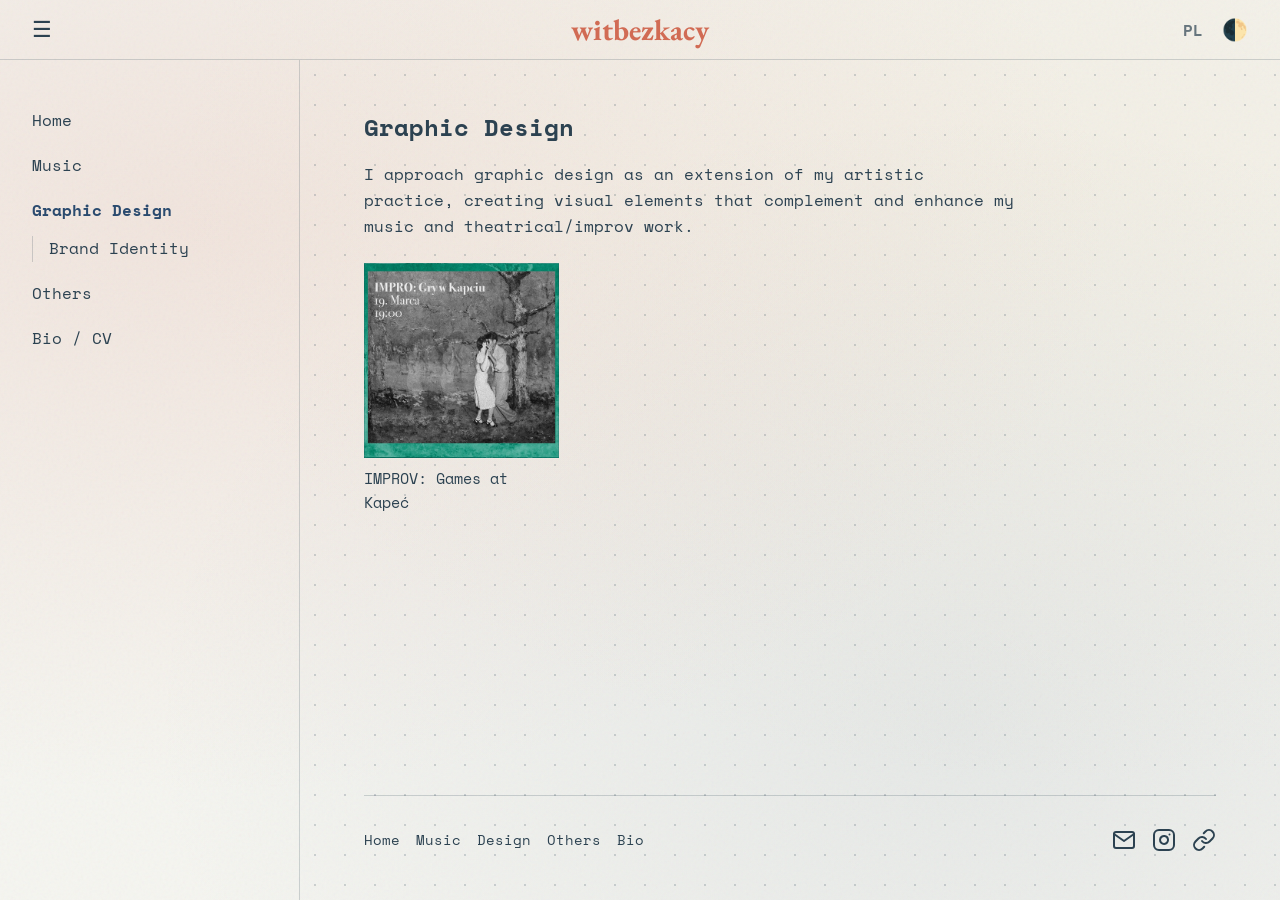
<file: design.html>
<!doctype html>
<html lang="en">
  <head>
    <meta charset="UTF-8" />
    <meta name="viewport" content="width=device-width, initial-scale=1.0" />
    <meta
      name="description"
      content="Portfolio of witbezkacy - Musician, Writer, Producer, and Graphic Designer based in Katowice."
    />
    <meta
      name="theme-color"
      content="#F5F5F0"
      media="(prefers-color-scheme: light)"
    />
    <meta
      name="theme-color"
      content="#1a1a19"
      media="(prefers-color-scheme: dark)"
    />
    <title>Design - witbezkacy</title>
    <link rel="preconnect" href="https://fonts.googleapis.com" />
    <link rel="preconnect" href="https://fonts.gstatic.com" crossorigin />
    <link
      href="https://fonts.googleapis.com/css2?family=EB+Garamond:ital,wght@0,400;0,700;1,400&family=Space+Mono:ital,wght@0,400;0,700;1,400;1,700&display=swap"
      rel="stylesheet"
    />
    <link rel="stylesheet" href="css/style.css" />
    <script>
      const savedTheme = localStorage.getItem("theme");
      const prefersDark = window.matchMedia(
        "(prefers-color-scheme: dark)",
      ).matches;
      if (savedTheme === "dark" || (!savedTheme && prefersDark)) {
        document.documentElement.setAttribute("data-theme", "dark");
      }
      const savedLang = localStorage.getItem("lang") || "en";
      document.documentElement.setAttribute("lang", savedLang);
    </script>
  </head>
  <body>
    <div class="grain-overlay solid-gradient"></div>
    <aside class="sidebar">
      <div class="sidebar-header solid-gradient">
        <button class="menu-btn" aria-label="Menu">☰</button>
        <h1><a href="index.html">witbezkacy</a></h1>
        <div class="header-controls">
          <button class="lang-btn">PL</button>
          <button class="theme-btn" aria-label="Toggle Dark Mode">🌓</button>
        </div>
      </div>
      <nav id="nav-links" class="solid-gradient">
        <ul class="nav-tree">
          <li>
            <a href="index.html"
              ><span class="lang-en">Home</span
              ><span class="lang-pl">Strona Główna</span></a
            >
          </li>
          <li>
            <a href="personal.html"
              ><span class="lang-en">Music</span
              ><span class="lang-pl">Muzyka</span></a
            >
            <ul id="music-menu" class="tree-level-1">
              <li>
                <a href="personal.html"
                  ><span class="lang-en">Personal</span
                  ><span class="lang-pl">Osobiste</span></a
                >
                <ul class="tree-level-2">
                  <li><a href="project-personal.html">Album Title</a></li>
                </ul>
              </li>
              <li>
                <a href="projects.html"
                  ><span class="lang-en">Projects</span
                  ><span class="lang-pl">Projekty</span></a
                >
                <ul class="tree-level-2">
                  <li><a href="project-collab.html">Project Alpha</a></li>
                </ul>
              </li>
            </ul>
          </li>
          <li>
            <a href="design.html" class="active"
              ><span class="lang-en">Graphic Design</span
              ><span class="lang-pl">Projektowanie</span></a
            >
            <ul id="design-menu" class="tree-level-1">
              <li><a href="project-design.html">Brand Identity</a></li>
            </ul>
          </li>
          <li>
            <a href="others.html"
              ><span class="lang-en">Others</span
              ><span class="lang-pl">Inne</span></a
            >
            <ul id="others-menu" class="tree-level-1">
              <li><a href="project-other.html">Sound Essay</a></li>
            </ul>
          </li>
          <li><a href="bio.html">Bio / CV</a></li>
        </ul>
      </nav>
    </aside>

    <main>
      <section id="design">
        <h2>
          <span class="lang-en">Graphic Design</span
          ><span class="lang-pl">Projektowanie Graficzne</span>
        </h2>
        <p class="lang-en">
          I approach graphic design as an extension of my artistic practice,
          creating visual elements that complement and enhance my music and
          theatrical/improv work.
        </p>
        <p class="lang-pl">
          Grafiki projektuję głównie w odniesieniu do mojej sztuki - dla grupy
          teatralnej/impro czy też jako okładki moich wydawnictw muzycznych.
        </p>

        <div class="grid">
          <a href="project-design.html" class="grid-item">
            <div
              class="grid-image"
              style="
                background-image: url(&quot;images/impro_gry/impro_gry_260319.jpg&quot;);
              "
            ></div>
            <div class="grid-title">
              <span class="lang-en">IMPROV: Games at Kapeć</span
              ><span class="lang-pl">IMPRO: Gry w Kapciu</span>
            </div>
          </a>
        </div>
      </section>

      <footer>
        <div class="sitemap">
          <a href="index.html"
            ><span class="lang-en">Home</span
            ><span class="lang-pl">Strona Główna</span></a
          ><a href="personal.html"
            ><span class="lang-en">Music</span
            ><span class="lang-pl">Muzyka</span></a
          ><a href="design.html"
            ><span class="lang-en">Design</span
            ><span class="lang-pl">Projektowanie</span></a
          ><a href="others.html"
            ><span class="lang-en">Others</span
            ><span class="lang-pl">Inne</span></a
          ><a href="bio.html">Bio</a>
        </div>
        <div class="socials">
          <a href="mailto:witbezkacy@gmail.com" title="Email" aria-label="Email"
            ><svg
              width="24"
              height="24"
              fill="none"
              stroke="currentColor"
              stroke-width="2"
              stroke-linecap="round"
              stroke-linejoin="round"
            >
              <path
                d="M4 4h16c1.1 0 2 .9 2 2v12c0 1.1-.9 2-2 2H4c-1.1 0-2-.9-2-2V6c0-1.1.9-2 2-2z"
              ></path>
              <polyline points="22,6 12,13 2,6"></polyline></svg
          ></a>
          <a href="#" title="Instagram" aria-label="Instagram"
            ><svg
              width="24"
              height="24"
              fill="none"
              stroke="currentColor"
              stroke-width="2"
              stroke-linecap="round"
              stroke-linejoin="round"
            >
              <rect x="2" y="2" width="20" height="20" rx="5" ry="5"></rect>
              <path d="M16 11.37A4 4 0 1 1 12.63 8 4 4 0 0 1 16 11.37z"></path>
              <line x1="17.5" y1="6.5" x2="17.51" y2="6.5"></line></svg
          ></a>
          <a href="#" title="Linktree" aria-label="Linktree"
            ><svg
              width="24"
              height="24"
              fill="none"
              stroke="currentColor"
              stroke-width="2"
              stroke-linecap="round"
              stroke-linejoin="round"
            >
              <path
                d="M10 13a5 5 0 0 0 7.54.54l3-3a5 5 0 0 0-7.07-7.07l-1.72 1.71"
              ></path>
              <path
                d="M14 11a5 5 0 0 0-7.54-.54l-3 3a5 5 0 0 0 7.07 7.07l1.71-1.71"
              ></path></svg
          ></a>
        </div>
      </footer>
    </main>
    <script src="js/script.js"></script>
  </body>
</html>
</file>
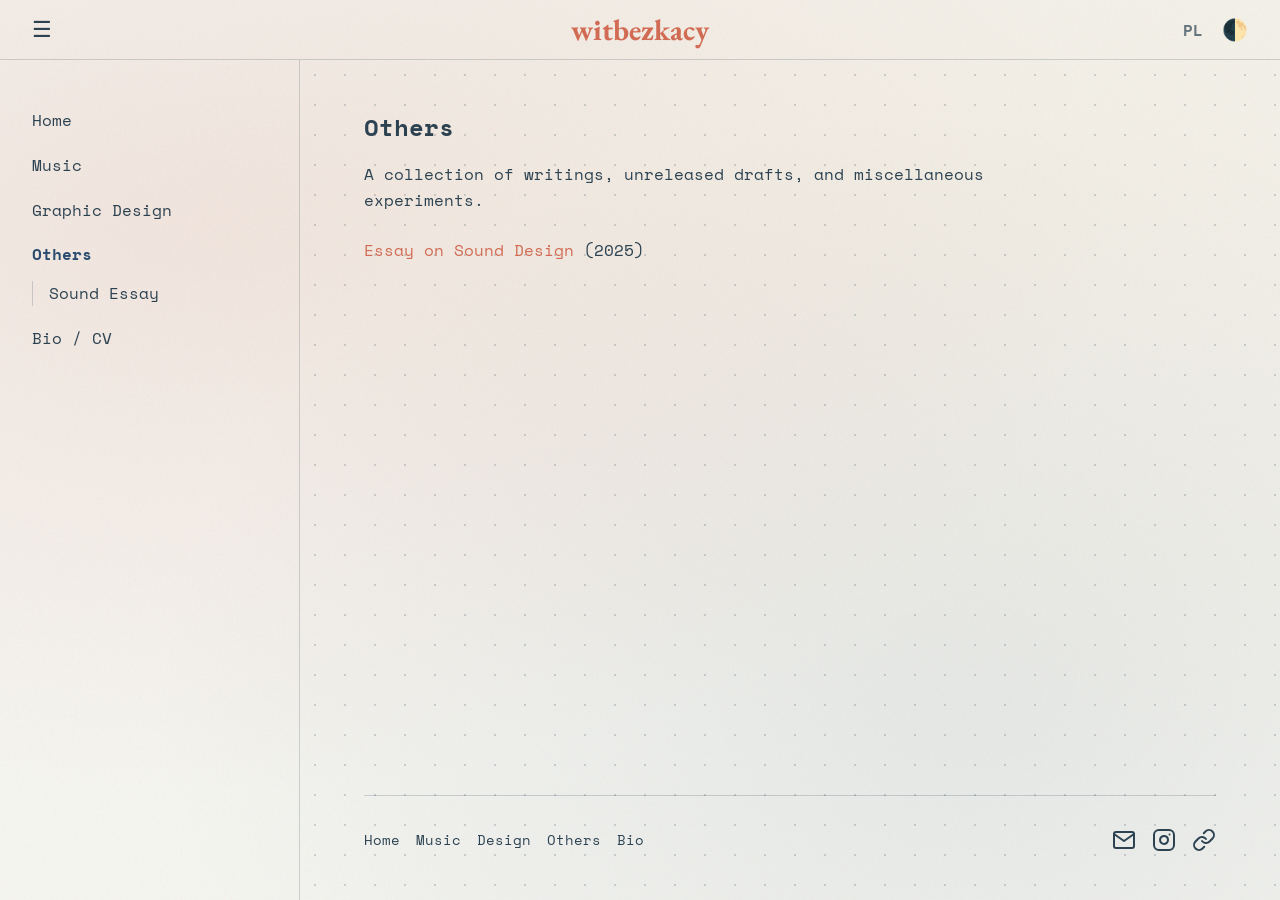
<file: others.html>
<!doctype html>
<html lang="en">
  <head>
    <meta charset="UTF-8" />
    <meta name="viewport" content="width=device-width, initial-scale=1.0" />
    <meta
      name="description"
      content="Portfolio of witbezkacy - Musician, Writer, Producer, and Graphic Designer based in Katowice."
    />
    <meta
      name="theme-color"
      content="#F5F5F0"
      media="(prefers-color-scheme: light)"
    />
    <meta
      name="theme-color"
      content="#1a1a19"
      media="(prefers-color-scheme: dark)"
    />
    <title>Others - witbezkacy</title>
    <link rel="preconnect" href="https://fonts.googleapis.com" />
    <link rel="preconnect" href="https://fonts.gstatic.com" crossorigin />
    <link
      href="https://fonts.googleapis.com/css2?family=EB+Garamond:ital,wght@0,400;0,700;1,400&family=Space+Mono:ital,wght@0,400;0,700;1,400;1,700&display=swap"
      rel="stylesheet"
    />
    <link rel="stylesheet" href="css/style.css" />
    <script>
      const savedTheme = localStorage.getItem("theme");
      const prefersDark = window.matchMedia(
        "(prefers-color-scheme: dark)",
      ).matches;
      if (savedTheme === "dark" || (!savedTheme && prefersDark)) {
        document.documentElement.setAttribute("data-theme", "dark");
      }
      const savedLang = localStorage.getItem("lang") || "en";
      document.documentElement.setAttribute("lang", savedLang);
    </script>
  </head>
  <body>
    <div class="grain-overlay solid-gradient"></div>
    <aside class="sidebar">
      <div class="sidebar-header solid-gradient">
        <button class="menu-btn" aria-label="Menu">☰</button>
        <h1><a href="index.html">witbezkacy</a></h1>
        <div class="header-controls">
          <button class="lang-btn">PL</button>
          <button class="theme-btn" aria-label="Toggle Dark Mode">🌓</button>
        </div>
      </div>
      <nav id="nav-links" class="solid-gradient">
        <ul class="nav-tree">
          <li>
            <a href="index.html"
              ><span class="lang-en">Home</span
              ><span class="lang-pl">Strona Główna</span></a
            >
          </li>
          <li>
            <a href="personal.html"
              ><span class="lang-en">Music</span
              ><span class="lang-pl">Muzyka</span></a
            >
            <ul id="music-menu" class="tree-level-1">
              <li>
                <a href="personal.html"
                  ><span class="lang-en">Personal</span
                  ><span class="lang-pl">Osobiste</span></a
                >
                <ul class="tree-level-2">
                  <li><a href="project-personal.html">Album Title</a></li>
                </ul>
              </li>
              <li>
                <a href="projects.html"
                  ><span class="lang-en">Projects</span
                  ><span class="lang-pl">Projekty</span></a
                >
                <ul class="tree-level-2">
                  <li><a href="project-collab.html">Project Alpha</a></li>
                </ul>
              </li>
            </ul>
          </li>
          <li>
            <a href="design.html"
              ><span class="lang-en">Graphic Design</span
              ><span class="lang-pl">Projektowanie</span></a
            >
            <ul id="design-menu" class="tree-level-1">
              <li><a href="project-design.html">Brand Identity</a></li>
            </ul>
          </li>
          <li>
            <a href="others.html" class="active"
              ><span class="lang-en">Others</span
              ><span class="lang-pl">Inne</span></a
            >
            <ul id="others-menu" class="tree-level-1">
              <li><a href="project-other.html">Sound Essay</a></li>
            </ul>
          </li>
          <li><a href="bio.html">Bio / CV</a></li>
        </ul>
      </nav>
    </aside>

    <main>
      <section id="others">
        <h2>
          <span class="lang-en">Others</span><span class="lang-pl">Inne</span>
        </h2>
        <p class="lang-en">
          A collection of writings, unreleased drafts, and miscellaneous
          experiments.
        </p>
        <p class="lang-pl">
          Zbiór tekstów, niepublikowanych szkiców i różnych eksperymentów.
        </p>
        <ul class="text-list">
          <li><a href="project-other.html">Essay on Sound Design</a> (2025)</li>
        </ul>
      </section>

      <footer>
        <div class="sitemap">
          <a href="index.html"
            ><span class="lang-en">Home</span
            ><span class="lang-pl">Strona Główna</span></a
          ><a href="personal.html"
            ><span class="lang-en">Music</span
            ><span class="lang-pl">Muzyka</span></a
          ><a href="design.html"
            ><span class="lang-en">Design</span
            ><span class="lang-pl">Projektowanie</span></a
          ><a href="others.html"
            ><span class="lang-en">Others</span
            ><span class="lang-pl">Inne</span></a
          ><a href="bio.html">Bio</a>
        </div>
        <div class="socials">
          <a href="mailto:witbezkacy@gmail.com" title="Email" aria-label="Email"
            ><svg
              width="24"
              height="24"
              fill="none"
              stroke="currentColor"
              stroke-width="2"
              stroke-linecap="round"
              stroke-linejoin="round"
            >
              <path
                d="M4 4h16c1.1 0 2 .9 2 2v12c0 1.1-.9 2-2 2H4c-1.1 0-2-.9-2-2V6c0-1.1.9-2 2-2z"
              ></path>
              <polyline points="22,6 12,13 2,6"></polyline></svg
          ></a>
          <a href="#" title="Instagram" aria-label="Instagram"
            ><svg
              width="24"
              height="24"
              fill="none"
              stroke="currentColor"
              stroke-width="2"
              stroke-linecap="round"
              stroke-linejoin="round"
            >
              <rect x="2" y="2" width="20" height="20" rx="5" ry="5"></rect>
              <path d="M16 11.37A4 4 0 1 1 12.63 8 4 4 0 0 1 16 11.37z"></path>
              <line x1="17.5" y1="6.5" x2="17.51" y2="6.5"></line></svg
          ></a>
          <a href="#" title="Linktree" aria-label="Linktree"
            ><svg
              width="24"
              height="24"
              fill="none"
              stroke="currentColor"
              stroke-width="2"
              stroke-linecap="round"
              stroke-linejoin="round"
            >
              <path
                d="M10 13a5 5 0 0 0 7.54.54l3-3a5 5 0 0 0-7.07-7.07l-1.72 1.71"
              ></path>
              <path
                d="M14 11a5 5 0 0 0-7.54-.54l-3 3a5 5 0 0 0 7.07 7.07l1.71-1.71"
              ></path></svg
          ></a>
        </div>
      </footer>
    </main>
    <script src="js/script.js"></script>
  </body>
</html>
</file>
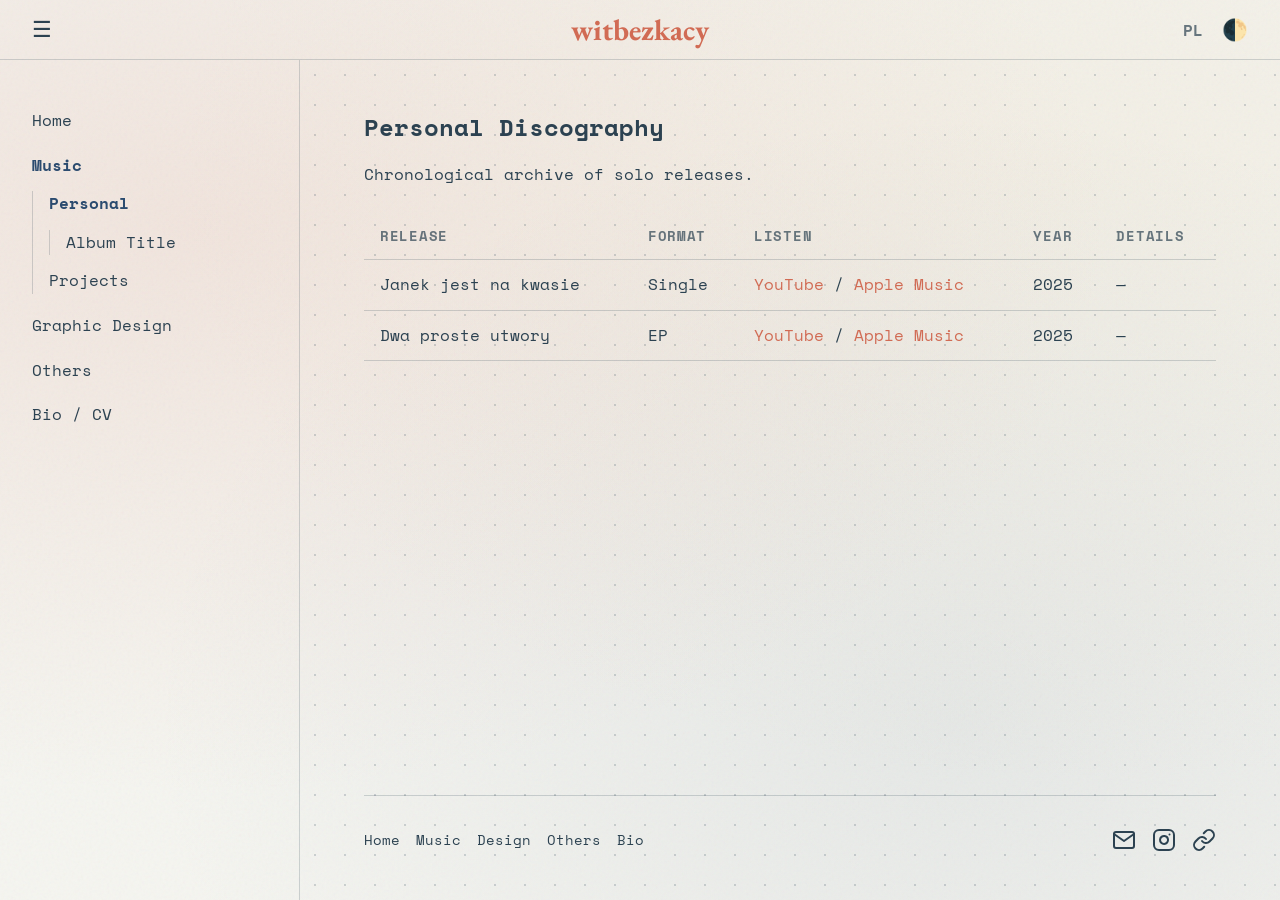
<file: personal.html>
<!doctype html>
<html lang="en">
  <head>
    <meta charset="UTF-8" />
    <meta name="viewport" content="width=device-width, initial-scale=1.0" />
    <meta
      name="description"
      content="Portfolio of witbezkacy - Musician, Writer, Producer, and Graphic Designer based in Katowice."
    />
    <meta
      name="theme-color"
      content="#F5F5F0"
      media="(prefers-color-scheme: light)"
    />
    <meta
      name="theme-color"
      content="#1a1a19"
      media="(prefers-color-scheme: dark)"
    />
    <title>Personal - witbezkacy</title>
    <link rel="preconnect" href="https://fonts.googleapis.com" />
    <link rel="preconnect" href="https://fonts.gstatic.com" crossorigin />
    <link
      href="https://fonts.googleapis.com/css2?family=EB+Garamond:ital,wght@0,400;0,700;1,400&family=Space+Mono:ital,wght@0,400;0,700;1,400;1,700&display=swap"
      rel="stylesheet"
    />
    <link rel="stylesheet" href="css/style.css" />
    <script>
      const savedTheme = localStorage.getItem("theme");
      const prefersDark = window.matchMedia(
        "(prefers-color-scheme: dark)",
      ).matches;
      if (savedTheme === "dark" || (!savedTheme && prefersDark)) {
        document.documentElement.setAttribute("data-theme", "dark");
      }
      const savedLang = localStorage.getItem("lang") || "en";
      document.documentElement.setAttribute("lang", savedLang);
    </script>
  </head>
  <body>
    <div class="grain-overlay solid-gradient"></div>
    <aside class="sidebar">
      <div class="sidebar-header solid-gradient">
        <button class="menu-btn" aria-label="Menu">☰</button>
        <h1><a href="index.html">witbezkacy</a></h1>
        <div class="header-controls">
          <button class="lang-btn">PL</button>
          <button class="theme-btn" aria-label="Toggle Dark Mode">🌓</button>
        </div>
      </div>
      <nav id="nav-links" class="solid-gradient">
        <ul class="nav-tree">
          <li>
            <a href="index.html"
              ><span class="lang-en">Home</span
              ><span class="lang-pl">Strona Główna</span></a
            >
          </li>
          <li>
            <a href="personal.html"
              ><span class="lang-en">Music</span
              ><span class="lang-pl">Muzyka</span></a
            >
            <ul id="music-menu" class="tree-level-1">
              <li>
                <a href="personal.html" class="active"
                  ><span class="lang-en">Personal</span
                  ><span class="lang-pl">Osobiste</span></a
                >
                <ul class="tree-level-2">
                  <li><a href="project-personal.html">Album Title</a></li>
                </ul>
              </li>
              <li>
                <a href="projects.html"
                  ><span class="lang-en">Projects</span
                  ><span class="lang-pl">Projekty</span></a
                >
                <ul class="tree-level-2">
                  <li><a href="project-collab.html">Project Alpha</a></li>
                </ul>
              </li>
            </ul>
          </li>
          <li>
            <a href="design.html"
              ><span class="lang-en">Graphic Design</span
              ><span class="lang-pl">Projektowanie</span></a
            >
            <ul id="design-menu" class="tree-level-1">
              <li><a href="project-design.html">Facebook Events</a></li>
            </ul>
          </li>
          <li>
            <a href="others.html"
              ><span class="lang-en">Others</span
              ><span class="lang-pl">Inne</span></a
            >
            <ul id="others-menu" class="tree-level-1">
              <li><a href="project-other.html">Sound Essay</a></li>
            </ul>
          </li>
          <li><a href="bio.html">Bio / CV</a></li>
        </ul>
      </nav>
    </aside>

    <main>
      <section id="personal">
        <h2>
          <span class="lang-en">Personal Discography</span
          ><span class="lang-pl">Osobista Dyskografia</span>
        </h2>
        <p class="lang-en">Chronological archive of solo releases.</p>
        <p class="lang-pl">Chronologiczne archiwum wydawnictw solowych.</p>

        <div class="table-container">
          <table>
            <thead>
              <tr>
                <th>
                  <span class="lang-en">Release</span
                  ><span class="lang-pl">Wydanie</span>
                </th>
                <th>Format</th>
                <th>
                  <span class="lang-en">Listen</span
                  ><span class="lang-pl">Słuchaj</span>
                </th>
                <th>
                  <span class="lang-en">Year</span
                  ><span class="lang-pl">Rok</span>
                </th>
                <th>
                  <span class="lang-en">Details</span
                  ><span class="lang-pl">Szczegóły</span>
                </th>
              </tr>
            </thead>
            <tbody>
              <tr>
                <td data-label-en="Release" data-label-pl="Wydanie">
                  Janek jest na kwasie
                </td>
                <td data-label-en="Format" data-label-pl="Format">Single</td>
                <td data-label-en="Listen" data-label-pl="Słuchaj">
                  <a
                    href="https://youtu.be/hkF0KCLKjJk?si=4BgXCg68Me56CTAf"
                    target="_blank"
                    rel="noopener noreferrer"
                    >YouTube</a
                  >
                  /
                  <a
                    href="https://music.apple.com/pl/album/janek-jest-na-kwasie-single/1805545288"
                    target="_blank"
                    rel="noopener noreferrer"
                    >Apple Music</a
                  >
                </td>
                <td data-label-en="Year" data-label-pl="Rok">2025</td>
                <td data-label-en="Details" data-label-pl="Szczegóły">—</td>
              </tr>
              <tr>
                <td data-label-en="Release" data-label-pl="Wydanie">
                  Dwa proste utwory
                </td>
                <td data-label-en="Format" data-label-pl="Format">EP</td>
                <td data-label-en="Listen" data-label-pl="Słuchaj">
                  <a
                    href="https://www.youtube.com/watch?v=yCw9HdkhSOw&list=OLAK5uy_n0JMWdzDakEQH74gnvlHKCafaPhJ6Pt5s&index=2"
                    target="_blank"
                    rel="noopener noreferrer"
                    >YouTube</a
                  >
                  /
                  <a
                    href="https://music.apple.com/pl/album/dwa-proste-utwory-single/1790080618"
                    target="_blank"
                    rel="noopener noreferrer"
                    >Apple Music</a
                  >
                </td>
                <td data-label-en="Year" data-label-pl="Rok">2025</td>
                <td data-label-en="Details" data-label-pl="Szczegóły">—</td>
              </tr>
            </tbody>
          </table>
        </div>
      </section>

      <footer>
        <div class="sitemap">
          <a href="index.html"
            ><span class="lang-en">Home</span
            ><span class="lang-pl">Strona Główna</span></a
          ><a href="personal.html"
            ><span class="lang-en">Music</span
            ><span class="lang-pl">Muzyka</span></a
          ><a href="design.html"
            ><span class="lang-en">Design</span
            ><span class="lang-pl">Projektowanie</span></a
          ><a href="others.html"
            ><span class="lang-en">Others</span
            ><span class="lang-pl">Inne</span></a
          ><a href="bio.html">Bio</a>
        </div>
        <div class="socials">
          <a href="mailto:witbezkacy@gmail.com" title="Email" aria-label="Email"
            ><svg
              width="24"
              height="24"
              fill="none"
              stroke="currentColor"
              stroke-width="2"
              stroke-linecap="round"
              stroke-linejoin="round"
            >
              <path
                d="M4 4h16c1.1 0 2 .9 2 2v12c0 1.1-.9 2-2 2H4c-1.1 0-2-.9-2-2V6c0-1.1.9-2 2-2z"
              ></path>
              <polyline points="22,6 12,13 2,6"></polyline></svg
          ></a>
          <a href="#" title="Instagram" aria-label="Instagram"
            ><svg
              width="24"
              height="24"
              fill="none"
              stroke="currentColor"
              stroke-width="2"
              stroke-linecap="round"
              stroke-linejoin="round"
            >
              <rect x="2" y="2" width="20" height="20" rx="5" ry="5"></rect>
              <path d="M16 11.37A4 4 0 1 1 12.63 8 4 4 0 0 1 16 11.37z"></path>
              <line x1="17.5" y1="6.5" x2="17.51" y2="6.5"></line></svg
          ></a>
          <a href="#" title="Linktree" aria-label="Linktree"
            ><svg
              width="24"
              height="24"
              fill="none"
              stroke="currentColor"
              stroke-width="2"
              stroke-linecap="round"
              stroke-linejoin="round"
            >
              <path
                d="M10 13a5 5 0 0 0 7.54.54l3-3a5 5 0 0 0-7.07-7.07l-1.72 1.71"
              ></path>
              <path
                d="M14 11a5 5 0 0 0-7.54-.54l-3 3a5 5 0 0 0 7.07 7.07l1.71-1.71"
              ></path></svg
          ></a>
        </div>
      </footer>
    </main>
    <script src="js/script.js"></script>
  </body>
</html>
</file>
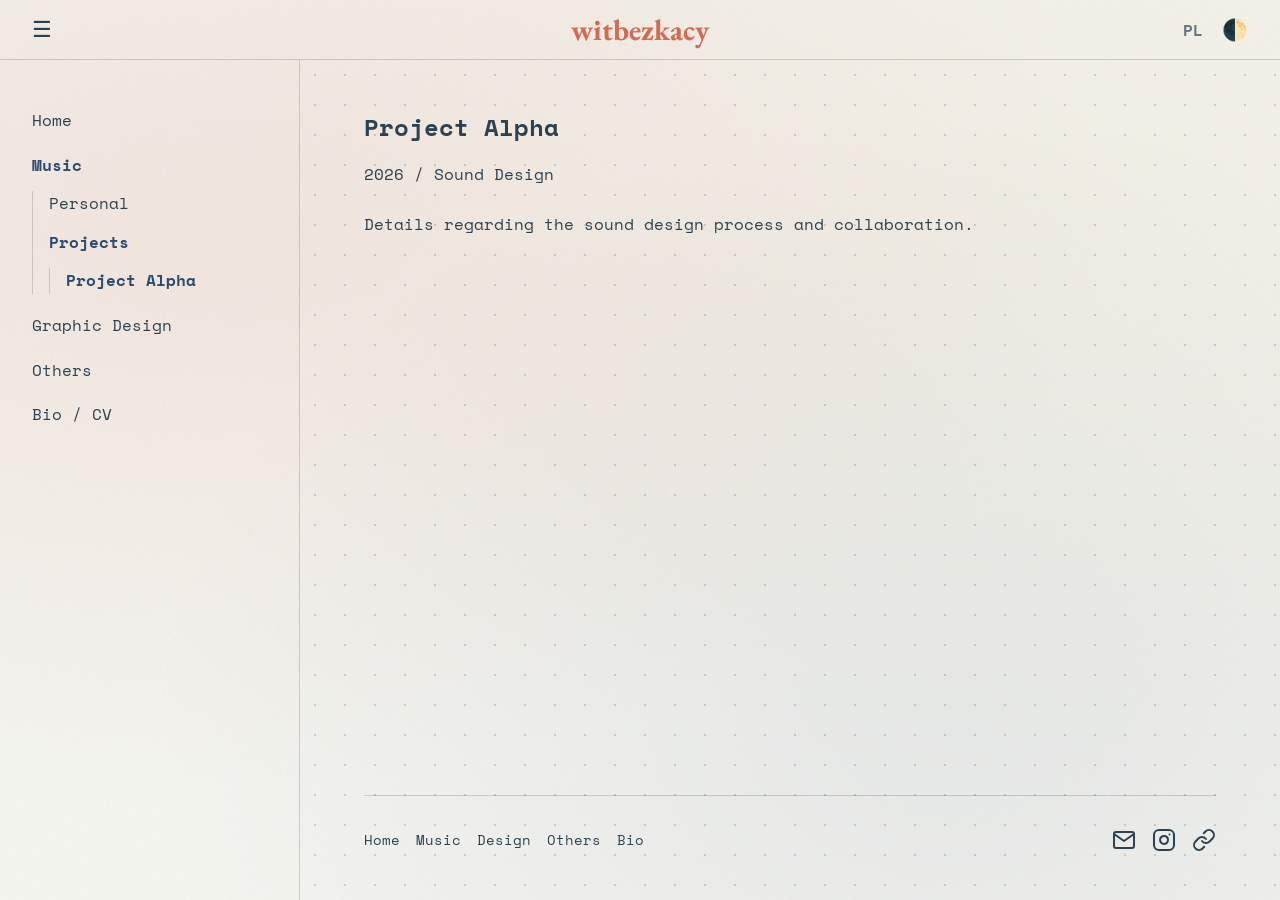
<file: project-collab.html>
<!doctype html>
<html lang="en">
  <head>
    <meta charset="UTF-8" />
    <meta name="viewport" content="width=device-width, initial-scale=1.0" />
    <meta
      name="description"
      content="Portfolio of witbezkacy - Musician, Writer, Producer, and Graphic Designer based in Katowice."
    />
    <meta
      name="theme-color"
      content="#F5F5F0"
      media="(prefers-color-scheme: light)"
    />
    <meta
      name="theme-color"
      content="#1a1a19"
      media="(prefers-color-scheme: dark)"
    />
    <title>Project Alpha - witbezkacy</title>
    <link rel="preconnect" href="https://fonts.googleapis.com" />
    <link rel="preconnect" href="https://fonts.gstatic.com" crossorigin />
    <link
      href="https://fonts.googleapis.com/css2?family=EB+Garamond:ital,wght@0,400;0,700;1,400&family=Space+Mono:ital,wght@0,400;0,700;1,400;1,700&display=swap"
      rel="stylesheet"
    />
    <link rel="stylesheet" href="css/style.css" />
    <script>
      const savedTheme = localStorage.getItem("theme");
      const prefersDark = window.matchMedia(
        "(prefers-color-scheme: dark)",
      ).matches;
      if (savedTheme === "dark" || (!savedTheme && prefersDark)) {
        document.documentElement.setAttribute("data-theme", "dark");
      }
      const savedLang = localStorage.getItem("lang") || "en";
      document.documentElement.setAttribute("lang", savedLang);
    </script>
  </head>
  <body>
    <div class="grain-overlay solid-gradient"></div>
    <aside class="sidebar">
      <div class="sidebar-header solid-gradient">
        <button class="menu-btn" aria-label="Menu">☰</button>
        <h1><a href="index.html">witbezkacy</a></h1>
        <div class="header-controls">
          <button class="lang-btn">PL</button>
          <button class="theme-btn" aria-label="Toggle Dark Mode">🌓</button>
        </div>
      </div>
      <nav id="nav-links" class="solid-gradient">
        <ul class="nav-tree">
          <li>
            <a href="index.html"
              ><span class="lang-en">Home</span
              ><span class="lang-pl">Strona Główna</span></a
            >
          </li>
          <li>
            <a href="personal.html"
              ><span class="lang-en">Music</span
              ><span class="lang-pl">Muzyka</span></a
            >
            <ul id="music-menu" class="tree-level-1">
              <li>
                <a href="personal.html"
                  ><span class="lang-en">Personal</span
                  ><span class="lang-pl">Osobiste</span></a
                >
                <ul class="tree-level-2">
                  <li><a href="project-personal.html">Album Title</a></li>
                </ul>
              </li>
              <li>
                <a href="projects.html"
                  ><span class="lang-en">Projects</span
                  ><span class="lang-pl">Projekty</span></a
                >
                <ul class="tree-level-2">
                  <li>
                    <a href="project-collab.html" class="active"
                      >Project Alpha</a
                    >
                  </li>
                </ul>
              </li>
            </ul>
          </li>
          <li>
            <a href="design.html"
              ><span class="lang-en">Graphic Design</span
              ><span class="lang-pl">Projektowanie</span></a
            >
            <ul id="design-menu" class="tree-level-1">
              <li><a href="project-design.html">Brand Identity</a></li>
            </ul>
          </li>
          <li>
            <a href="others.html"
              ><span class="lang-en">Others</span
              ><span class="lang-pl">Inne</span></a
            >
            <ul id="others-menu" class="tree-level-1">
              <li><a href="project-other.html">Sound Essay</a></li>
            </ul>
          </li>
          <li><a href="bio.html">Bio / CV</a></li>
        </ul>
      </nav>
    </aside>

    <main>
      <article class="project-content">
        <header class="project-header">
          <h2>Project Alpha</h2>
          <p class="meta">2026 / Sound Design</p>
        </header>
        <div class="project-writeup">
          <p class="lang-en">
            Details regarding the sound design process and collaboration.
          </p>
          <p class="lang-pl">
            Szczegóły dotyczące procesu reżyserii dźwięku i współpracy.
          </p>
        </div>
      </article>

      <footer>
        <div class="sitemap">
          <a href="index.html"
            ><span class="lang-en">Home</span
            ><span class="lang-pl">Strona Główna</span></a
          ><a href="personal.html"
            ><span class="lang-en">Music</span
            ><span class="lang-pl">Muzyka</span></a
          ><a href="design.html"
            ><span class="lang-en">Design</span
            ><span class="lang-pl">Projektowanie</span></a
          ><a href="others.html"
            ><span class="lang-en">Others</span
            ><span class="lang-pl">Inne</span></a
          ><a href="bio.html">Bio</a>
        </div>
        <div class="socials">
          <a href="mailto:witbezkacy@gmail.com" title="Email" aria-label="Email"
            ><svg
              width="24"
              height="24"
              fill="none"
              stroke="currentColor"
              stroke-width="2"
              stroke-linecap="round"
              stroke-linejoin="round"
            >
              <path
                d="M4 4h16c1.1 0 2 .9 2 2v12c0 1.1-.9 2-2 2H4c-1.1 0-2-.9-2-2V6c0-1.1.9-2 2-2z"
              ></path>
              <polyline points="22,6 12,13 2,6"></polyline></svg
          ></a>
          <a href="#" title="Instagram" aria-label="Instagram"
            ><svg
              width="24"
              height="24"
              fill="none"
              stroke="currentColor"
              stroke-width="2"
              stroke-linecap="round"
              stroke-linejoin="round"
            >
              <rect x="2" y="2" width="20" height="20" rx="5" ry="5"></rect>
              <path d="M16 11.37A4 4 0 1 1 12.63 8 4 4 0 0 1 16 11.37z"></path>
              <line x1="17.5" y1="6.5" x2="17.51" y2="6.5"></line></svg
          ></a>
          <a href="#" title="Linktree" aria-label="Linktree"
            ><svg
              width="24"
              height="24"
              fill="none"
              stroke="currentColor"
              stroke-width="2"
              stroke-linecap="round"
              stroke-linejoin="round"
            >
              <path
                d="M10 13a5 5 0 0 0 7.54.54l3-3a5 5 0 0 0-7.07-7.07l-1.72 1.71"
              ></path>
              <path
                d="M14 11a5 5 0 0 0-7.54-.54l-3 3a5 5 0 0 0 7.07 7.07l1.71-1.71"
              ></path></svg
          ></a>
        </div>
      </footer>
    </main>
    <script src="js/script.js"></script>
  </body>
</html>
</file>
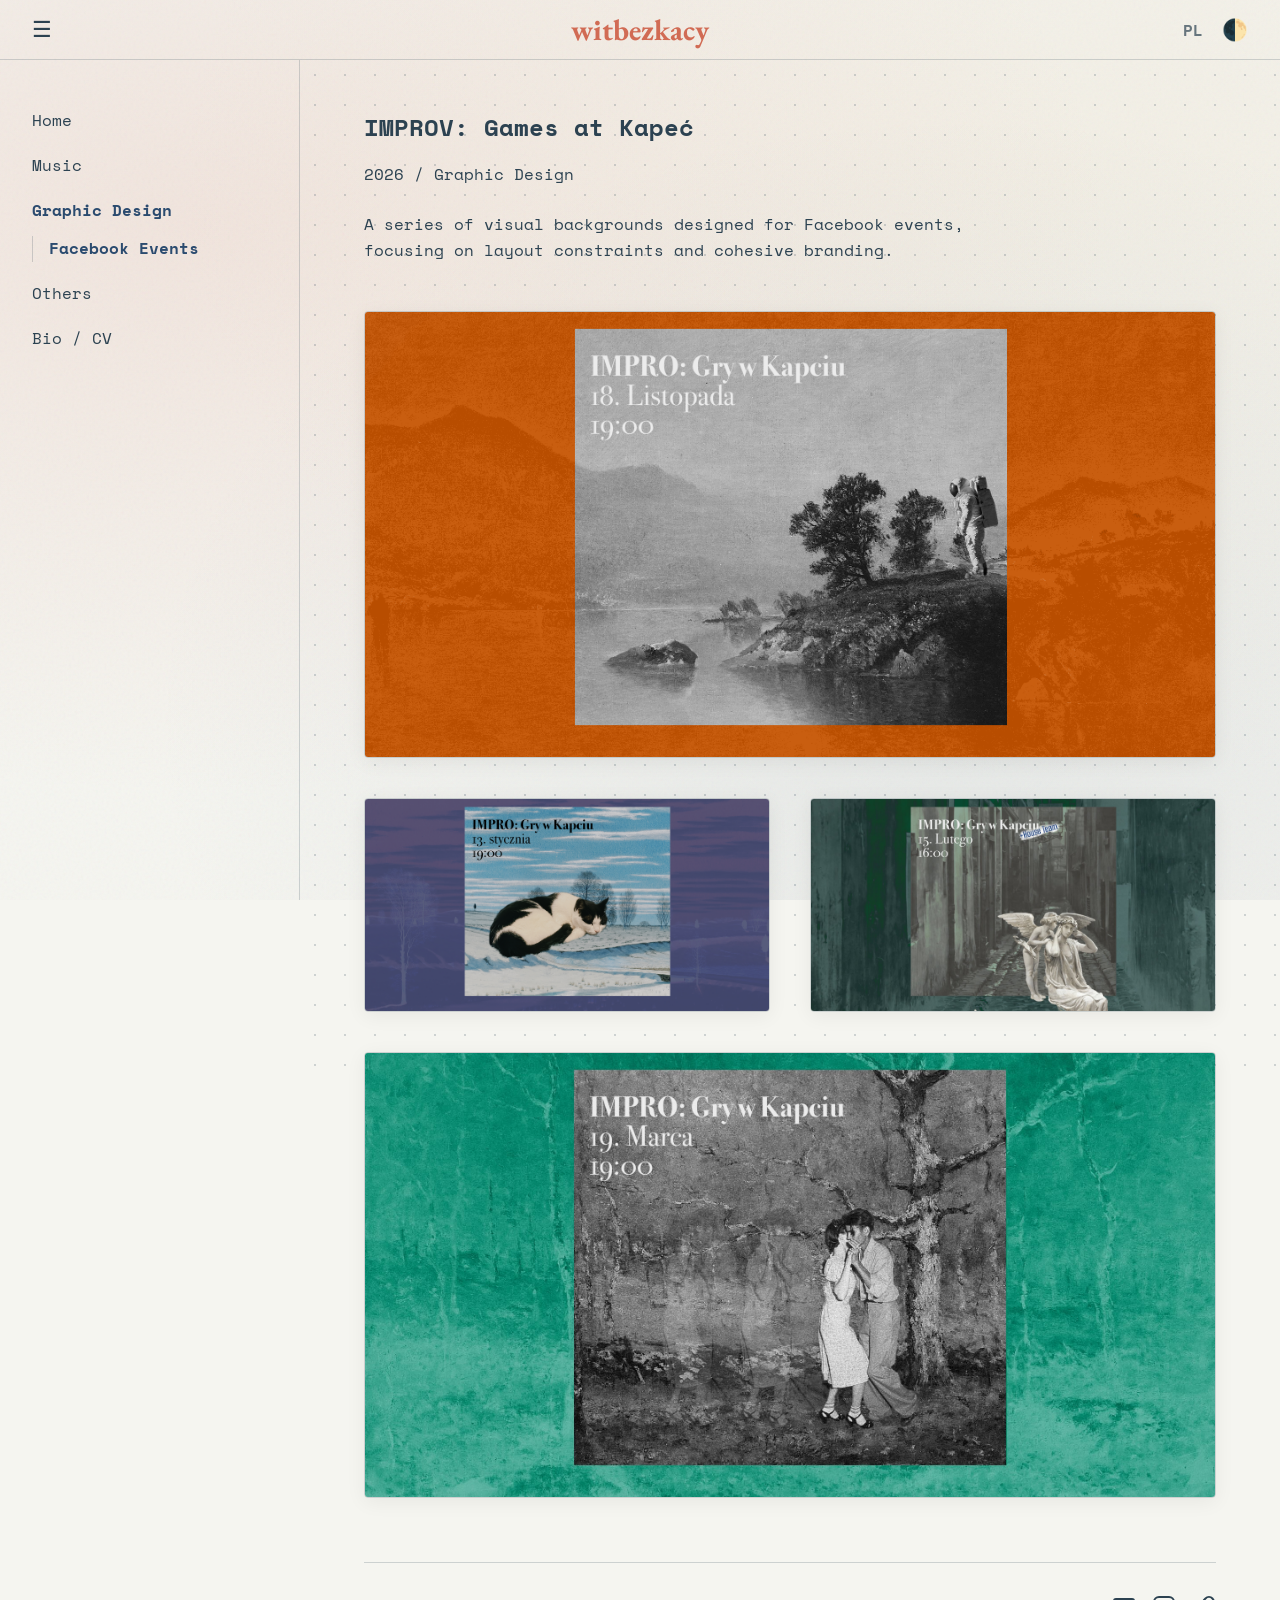
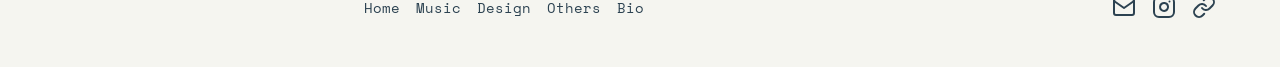
<file: project-design.html>
<!doctype html>
<html lang="en">
  <head>
    <meta charset="UTF-8" />
    <meta name="viewport" content="width=device-width, initial-scale=1.0" />
    <meta
      name="description"
      content="Portfolio of witbezkacy - Musician, Writer, Producer, and Graphic Designer based in Katowice."
    />
    <meta
      name="theme-color"
      content="#F5F5F0"
      media="(prefers-color-scheme: light)"
    />
    <meta
      name="theme-color"
      content="#1a1a19"
      media="(prefers-color-scheme: dark)"
    />
    <title>Facebook Events - witbezkacy</title>
    <link rel="preconnect" href="https://fonts.googleapis.com" />
    <link rel="preconnect" href="https://fonts.gstatic.com" crossorigin />
    <link
      href="https://fonts.googleapis.com/css2?family=EB+Garamond:ital,wght@0,400;0,700;1,400&family=Space+Mono:ital,wght@0,400;0,700;1,400;1,700&display=swap"
      rel="stylesheet"
    />
    <link rel="stylesheet" href="css/style.css" />
    <script>
      const savedTheme = localStorage.getItem("theme");
      const prefersDark = window.matchMedia(
        "(prefers-color-scheme: dark)",
      ).matches;
      if (savedTheme === "dark" || (!savedTheme && prefersDark)) {
        document.documentElement.setAttribute("data-theme", "dark");
      }
      const savedLang = localStorage.getItem("lang") || "en";
      document.documentElement.setAttribute("lang", savedLang);
    </script>
  </head>
  <body>
    <div class="grain-overlay solid-gradient"></div>
    <aside class="sidebar">
      <div class="sidebar-header solid-gradient">
        <button class="menu-btn" aria-label="Menu">☰</button>
        <h1><a href="index.html">witbezkacy</a></h1>
        <div class="header-controls">
          <button class="lang-btn">PL</button>
          <button class="theme-btn" aria-label="Toggle Dark Mode">🌓</button>
        </div>
      </div>
      <nav id="nav-links" class="solid-gradient">
        <ul class="nav-tree">
          <li>
            <a href="index.html"
              ><span class="lang-en">Home</span
              ><span class="lang-pl">Strona Główna</span></a
            >
          </li>
          <li>
            <a
              href="javascript:void(0)"
              class="nav-toggle"
              data-target="music-menu"
              ><span class="lang-en">Music</span
              ><span class="lang-pl">Muzyka</span></a
            >
            <ul id="music-menu" class="tree-level-1">
              <li>
                <a href="personal.html"
                  ><span class="lang-en">Personal</span
                  ><span class="lang-pl">Osobiste</span></a
                >
                <ul class="tree-level-2">
                  <li><a href="project-personal.html">Album Title</a></li>
                </ul>
              </li>
              <li>
                <a href="projects.html"
                  ><span class="lang-en">Projects</span
                  ><span class="lang-pl">Projekty</span></a
                >
                <ul class="tree-level-2">
                  <li><a href="project-collab.html">Project Alpha</a></li>
                </ul>
              </li>
            </ul>
          </li>
          <li>
            <a href="design.html"
              ><span class="lang-en">Graphic Design</span
              ><span class="lang-pl">Projektowanie</span></a
            >
            <ul id="design-menu" class="tree-level-1">
              <li>
                <a href="project-design.html" class="active">Facebook Events</a>
              </li>
            </ul>
          </li>
          <li>
            <a href="others.html"
              ><span class="lang-en">Others</span
              ><span class="lang-pl">Inne</span></a
            >
            <ul id="others-menu" class="tree-level-1">
              <li><a href="project-other.html">Sound Essay</a></li>
            </ul>
          </li>
          <li><a href="bio.html">Bio / CV</a></li>
        </ul>
      </nav>
    </aside>

    <main>
      <article class="project-content">
        <header class="project-header">
          <h2>
            <span class="lang-en">IMPROV: Games at Kapeć</span
            ><span class="lang-pl">IMPRO: Gry w Kapciu</span>
          </h2>
          <p class="meta">2026 / Graphic Design</p>
        </header>
        <div class="project-writeup">
          <p class="lang-en">
            A series of visual backgrounds designed for Facebook events,
            focusing on layout constraints and cohesive branding.
          </p>
          <p class="lang-pl">
            Seria teł wizualnych zaprojektowanych na wydarzenia na Facebooku, ze
            szczególnym uwzględnieniem ograniczeń formatu i spójności marki.
          </p>
        </div>

        <div class="event-bg-grid">
          <img
            src="images/impro_gry/impro_gry_251118.jpg"
            width="1920"
            height="1005"
            alt="Event Background 1"
          />
          <img
            src="images/impro_gry/impro_gry_260113.jpg"
            width="1920"
            height="1005"
            alt="Event Background 2"
          />
          <img
            src="images/impro_gry/impro_gry_260215.jpg"
            width="1920"
            height="1005"
            alt="Event Background 3"
          />
          <img
            src="images/impro_gry/impro_gry_260319.jpg"
            width="1920"
            height="1005"
            alt="Event Background 4"
          />
        </div>
      </article>

      <footer>
        <div class="sitemap">
          <a href="index.html"
            ><span class="lang-en">Home</span
            ><span class="lang-pl">Strona Główna</span></a
          ><a href="personal.html"
            ><span class="lang-en">Music</span
            ><span class="lang-pl">Muzyka</span></a
          ><a href="design.html"
            ><span class="lang-en">Design</span
            ><span class="lang-pl">Projektowanie</span></a
          ><a href="others.html"
            ><span class="lang-en">Others</span
            ><span class="lang-pl">Inne</span></a
          ><a href="bio.html">Bio</a>
        </div>
        <div class="socials">
          <a href="mailto:witbezkacy@gmail.com" title="Email" aria-label="Email"
            ><svg
              width="24"
              height="24"
              fill="none"
              stroke="currentColor"
              stroke-width="2"
              stroke-linecap="round"
              stroke-linejoin="round"
            >
              <path
                d="M4 4h16c1.1 0 2 .9 2 2v12c0 1.1-.9 2-2 2H4c-1.1 0-2-.9-2-2V6c0-1.1.9-2 2-2z"
              ></path>
              <polyline points="22,6 12,13 2,6"></polyline></svg
          ></a>
          <a href="#" title="Instagram" aria-label="Instagram"
            ><svg
              width="24"
              height="24"
              fill="none"
              stroke="currentColor"
              stroke-width="2"
              stroke-linecap="round"
              stroke-linejoin="round"
            >
              <rect x="2" y="2" width="20" height="20" rx="5" ry="5"></rect>
              <path d="M16 11.37A4 4 0 1 1 12.63 8 4 4 0 0 1 16 11.37z"></path>
              <line x1="17.5" y1="6.5" x2="17.51" y2="6.5"></line></svg
          ></a>
          <a href="#" title="Linktree" aria-label="Linktree"
            ><svg
              width="24"
              height="24"
              fill="none"
              stroke="currentColor"
              stroke-width="2"
              stroke-linecap="round"
              stroke-linejoin="round"
            >
              <path
                d="M10 13a5 5 0 0 0 7.54.54l3-3a5 5 0 0 0-7.07-7.07l-1.72 1.71"
              ></path>
              <path
                d="M14 11a5 5 0 0 0-7.54-.54l-3 3a5 5 0 0 0 7.07 7.07l1.71-1.71"
              ></path></svg
          ></a>
        </div>
      </footer>
    </main>
    <script src="js/script.js"></script>
  </body>
</html>
</file>
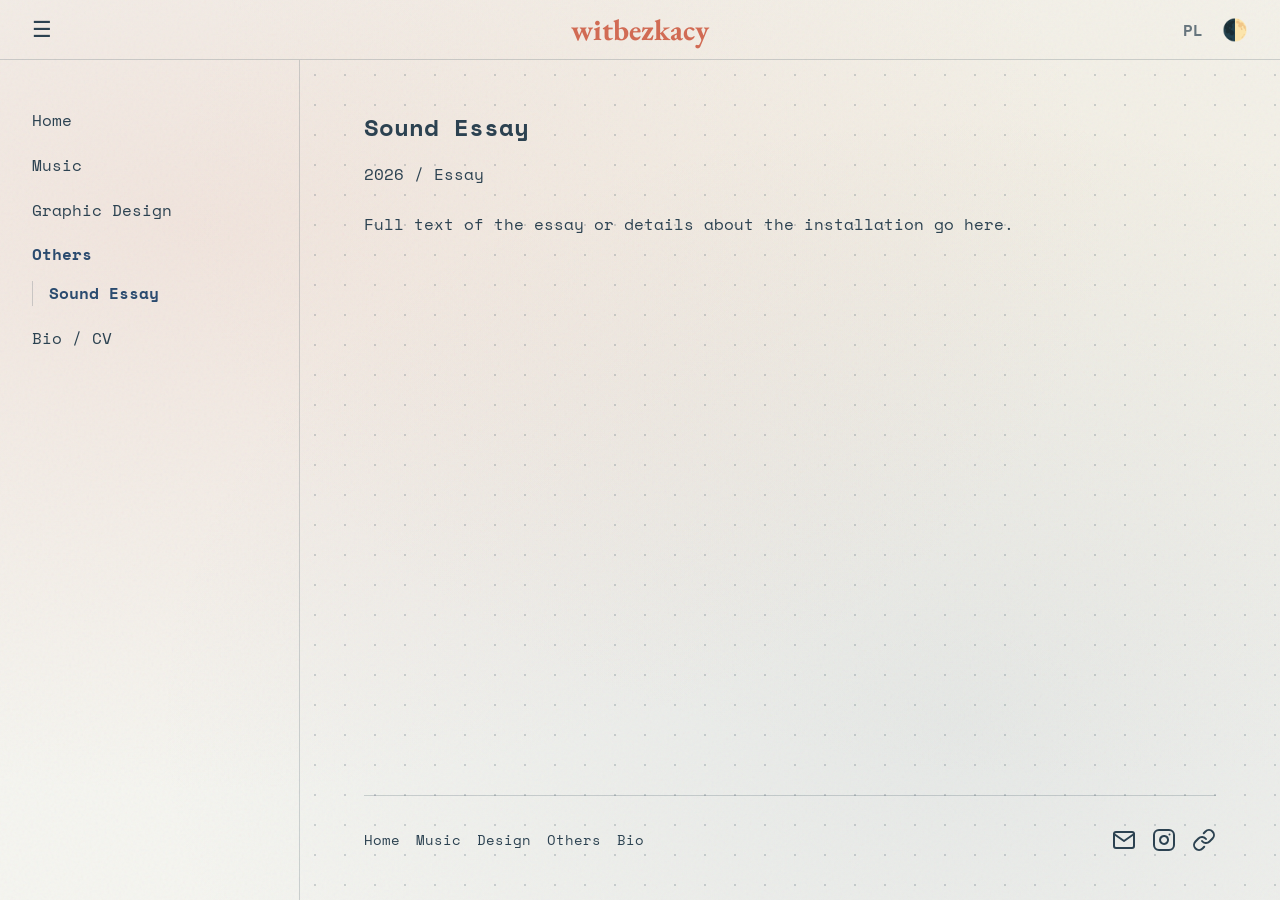
<file: project-other.html>
<!doctype html>
<html lang="en">
  <head>
    <meta charset="UTF-8" />
    <meta name="viewport" content="width=device-width, initial-scale=1.0" />
    <meta
      name="description"
      content="Portfolio of witbezkacy - Musician, Writer, Producer, and Graphic Designer based in Katowice."
    />
    <meta
      name="theme-color"
      content="#F5F5F0"
      media="(prefers-color-scheme: light)"
    />
    <meta
      name="theme-color"
      content="#1a1a19"
      media="(prefers-color-scheme: dark)"
    />
    <title>Sound Essay - witbezkacy</title>
    <link rel="preconnect" href="https://fonts.googleapis.com" />
    <link rel="preconnect" href="https://fonts.gstatic.com" crossorigin />
    <link
      href="https://fonts.googleapis.com/css2?family=EB+Garamond:ital,wght@0,400;0,700;1,400&family=Space+Mono:ital,wght@0,400;0,700;1,400;1,700&display=swap"
      rel="stylesheet"
    />
    <link rel="stylesheet" href="css/style.css" />
    <script>
      const savedTheme = localStorage.getItem("theme");
      const prefersDark = window.matchMedia(
        "(prefers-color-scheme: dark)",
      ).matches;
      if (savedTheme === "dark" || (!savedTheme && prefersDark)) {
        document.documentElement.setAttribute("data-theme", "dark");
      }
      const savedLang = localStorage.getItem("lang") || "en";
      document.documentElement.setAttribute("lang", savedLang);
    </script>
  </head>
  <body>
    <div class="grain-overlay solid-gradient"></div>
    <aside class="sidebar">
      <div class="sidebar-header solid-gradient">
        <button class="menu-btn" aria-label="Menu">☰</button>
        <h1><a href="index.html">witbezkacy</a></h1>
        <div class="header-controls">
          <button class="lang-btn">PL</button>
          <button class="theme-btn" aria-label="Toggle Dark Mode">🌓</button>
        </div>
      </div>
      <nav id="nav-links" class="solid-gradient">
        <ul class="nav-tree">
          <li>
            <a href="index.html"
              ><span class="lang-en">Home</span
              ><span class="lang-pl">Strona Główna</span></a
            >
          </li>
          <li>
            <a href="personal.html"
              ><span class="lang-en">Music</span
              ><span class="lang-pl">Muzyka</span></a
            >
            <ul id="music-menu" class="tree-level-1">
              <li>
                <a href="personal.html"
                  ><span class="lang-en">Personal</span
                  ><span class="lang-pl">Osobiste</span></a
                >
                <ul class="tree-level-2">
                  <li><a href="project-personal.html">Album Title</a></li>
                </ul>
              </li>
              <li>
                <a href="projects.html"
                  ><span class="lang-en">Projects</span
                  ><span class="lang-pl">Projekty</span></a
                >
                <ul class="tree-level-2">
                  <li><a href="project-collab.html">Project Alpha</a></li>
                </ul>
              </li>
            </ul>
          </li>
          <li>
            <a href="design.html"
              ><span class="lang-en">Graphic Design</span
              ><span class="lang-pl">Projektowanie</span></a
            >
            <ul id="design-menu" class="tree-level-1">
              <li><a href="project-design.html">Brand Identity</a></li>
            </ul>
          </li>
          <li>
            <a href="others.html"
              ><span class="lang-en">Others</span
              ><span class="lang-pl">Inne</span></a
            >
            <ul id="others-menu" class="tree-level-1">
              <li>
                <a href="project-other.html" class="active">Sound Essay</a>
              </li>
            </ul>
          </li>
          <li><a href="bio.html">Bio / CV</a></li>
        </ul>
      </nav>
    </aside>

    <main>
      <article class="project-content">
        <header class="project-header">
          <h2>Sound Essay</h2>
          <p class="meta">2026 / Essay</p>
        </header>
        <div class="project-writeup">
          <p class="lang-en">
            Full text of the essay or details about the installation go here.
          </p>
          <p class="lang-pl">
            Pełny tekst eseju lub szczegóły instalacji znajdziesz tutaj.
          </p>
        </div>
      </article>

      <footer>
        <div class="sitemap">
          <a href="index.html"
            ><span class="lang-en">Home</span
            ><span class="lang-pl">Strona Główna</span></a
          ><a href="personal.html"
            ><span class="lang-en">Music</span
            ><span class="lang-pl">Muzyka</span></a
          ><a href="design.html"
            ><span class="lang-en">Design</span
            ><span class="lang-pl">Projektowanie</span></a
          ><a href="others.html"
            ><span class="lang-en">Others</span
            ><span class="lang-pl">Inne</span></a
          ><a href="bio.html">Bio</a>
        </div>
        <div class="socials">
          <a href="mailto:witbezkacy@gmail.com" title="Email" aria-label="Email"
            ><svg
              width="24"
              height="24"
              fill="none"
              stroke="currentColor"
              stroke-width="2"
              stroke-linecap="round"
              stroke-linejoin="round"
            >
              <path
                d="M4 4h16c1.1 0 2 .9 2 2v12c0 1.1-.9 2-2 2H4c-1.1 0-2-.9-2-2V6c0-1.1.9-2 2-2z"
              ></path>
              <polyline points="22,6 12,13 2,6"></polyline></svg
          ></a>
          <a href="#" title="Instagram" aria-label="Instagram"
            ><svg
              width="24"
              height="24"
              fill="none"
              stroke="currentColor"
              stroke-width="2"
              stroke-linecap="round"
              stroke-linejoin="round"
            >
              <rect x="2" y="2" width="20" height="20" rx="5" ry="5"></rect>
              <path d="M16 11.37A4 4 0 1 1 12.63 8 4 4 0 0 1 16 11.37z"></path>
              <line x1="17.5" y1="6.5" x2="17.51" y2="6.5"></line></svg
          ></a>
          <a href="#" title="Linktree" aria-label="Linktree"
            ><svg
              width="24"
              height="24"
              fill="none"
              stroke="currentColor"
              stroke-width="2"
              stroke-linecap="round"
              stroke-linejoin="round"
            >
              <path
                d="M10 13a5 5 0 0 0 7.54.54l3-3a5 5 0 0 0-7.07-7.07l-1.72 1.71"
              ></path>
              <path
                d="M14 11a5 5 0 0 0-7.54-.54l-3 3a5 5 0 0 0 7.07 7.07l1.71-1.71"
              ></path></svg
          ></a>
        </div>
      </footer>
    </main>
    <script src="js/script.js"></script>
  </body>
</html>
</file>
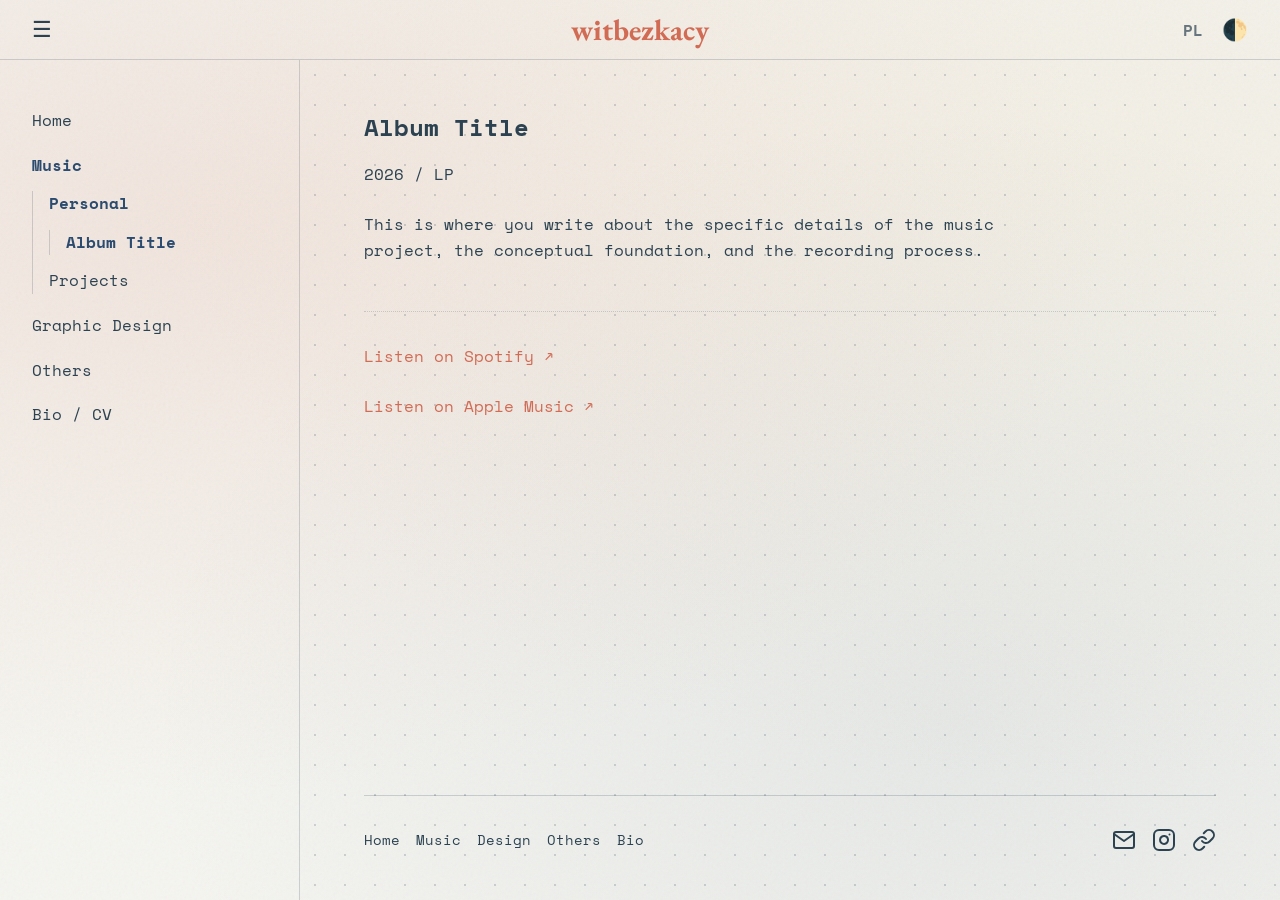
<file: project-personal.html>
<!doctype html>
<html lang="en">
  <head>
    <meta charset="UTF-8" />
    <meta name="viewport" content="width=device-width, initial-scale=1.0" />
    <meta
      name="description"
      content="Portfolio of witbezkacy - Musician, Writer, Producer, and Graphic Designer based in Katowice."
    />
    <meta
      name="theme-color"
      content="#F5F5F0"
      media="(prefers-color-scheme: light)"
    />
    <meta
      name="theme-color"
      content="#1a1a19"
      media="(prefers-color-scheme: dark)"
    />
    <title>Album Title - witbezkacy</title>
    <link rel="preconnect" href="https://fonts.googleapis.com" />
    <link rel="preconnect" href="https://fonts.gstatic.com" crossorigin />
    <link
      href="https://fonts.googleapis.com/css2?family=EB+Garamond:ital,wght@0,400;0,700;1,400&family=Space+Mono:ital,wght@0,400;0,700;1,400;1,700&display=swap"
      rel="stylesheet"
    />
    <link rel="stylesheet" href="css/style.css" />
    <script>
      const savedTheme = localStorage.getItem("theme");
      const prefersDark = window.matchMedia(
        "(prefers-color-scheme: dark)",
      ).matches;
      if (savedTheme === "dark" || (!savedTheme && prefersDark)) {
        document.documentElement.setAttribute("data-theme", "dark");
      }
      const savedLang = localStorage.getItem("lang") || "en";
      document.documentElement.setAttribute("lang", savedLang);
    </script>
  </head>
  <body>
    <div class="grain-overlay solid-gradient"></div>
    <aside class="sidebar">
      <div class="sidebar-header solid-gradient">
        <button class="menu-btn" aria-label="Menu">☰</button>
        <h1><a href="index.html">witbezkacy</a></h1>
        <div class="header-controls">
          <button class="lang-btn">PL</button>
          <button class="theme-btn" aria-label="Toggle Dark Mode">🌓</button>
        </div>
      </div>
      <nav id="nav-links" class="solid-gradient">
        <ul class="nav-tree">
          <li>
            <a href="index.html"
              ><span class="lang-en">Home</span
              ><span class="lang-pl">Strona Główna</span></a
            >
          </li>
          <li>
            <a href="personal.html"
              ><span class="lang-en">Music</span
              ><span class="lang-pl">Muzyka</span></a
            >
            <ul id="music-menu" class="tree-level-1">
              <li>
                <a href="personal.html"
                  ><span class="lang-en">Personal</span
                  ><span class="lang-pl">Osobiste</span></a
                >
                <ul class="tree-level-2">
                  <li>
                    <a href="project-personal.html" class="active"
                      >Album Title</a
                    >
                  </li>
                </ul>
              </li>
              <li>
                <a href="projects.html"
                  ><span class="lang-en">Projects</span
                  ><span class="lang-pl">Projekty</span></a
                >
                <ul class="tree-level-2">
                  <li><a href="project-collab.html">Project Alpha</a></li>
                </ul>
              </li>
            </ul>
          </li>
          <li>
            <a href="design.html"
              ><span class="lang-en">Graphic Design</span
              ><span class="lang-pl">Projektowanie</span></a
            >
            <ul id="design-menu" class="tree-level-1">
              <li><a href="project-design.html">Brand Identity</a></li>
            </ul>
          </li>
          <li>
            <a href="others.html"
              ><span class="lang-en">Others</span
              ><span class="lang-pl">Inne</span></a
            >
            <ul id="others-menu" class="tree-level-1">
              <li><a href="project-other.html">Sound Essay</a></li>
            </ul>
          </li>
          <li><a href="bio.html">Bio / CV</a></li>
        </ul>
      </nav>
    </aside>

    <main>
      <article class="project-content">
        <header class="project-header">
          <h2>Album Title</h2>
          <p class="meta">2026 / LP</p>
        </header>
        <div class="project-writeup">
          <p class="lang-en">
            This is where you write about the specific details of the music
            project, the conceptual foundation, and the recording process.
          </p>
          <p class="lang-pl">
            Tutaj możesz napisać o szczegółach projektu muzycznego, założeniach
            koncepcyjnych i procesie nagrywania.
          </p>
        </div>

        <div
          class="project-links"
          style="
            margin-top: 3rem;
            padding-top: 1rem;
            border-top: 1px dotted var(--border-color);
          "
        >
          <p>
            <a href="#" target="_blank" rel="noopener noreferrer"
              ><span class="lang-en">Listen on Spotify ↗</span
              ><span class="lang-pl">Słuchaj na Spotify ↗</span></a
            >
          </p>
          <p>
            <a href="#" target="_blank" rel="noopener noreferrer"
              ><span class="lang-en">Listen on Apple Music ↗</span
              ><span class="lang-pl">Słuchaj na Apple Music ↗</span></a
            >
          </p>
        </div>
      </article>

      <footer>
        <div class="sitemap">
          <a href="index.html"
            ><span class="lang-en">Home</span
            ><span class="lang-pl">Strona Główna</span></a
          ><a href="personal.html"
            ><span class="lang-en">Music</span
            ><span class="lang-pl">Muzyka</span></a
          ><a href="design.html"
            ><span class="lang-en">Design</span
            ><span class="lang-pl">Projektowanie</span></a
          ><a href="others.html"
            ><span class="lang-en">Others</span
            ><span class="lang-pl">Inne</span></a
          ><a href="bio.html">Bio</a>
        </div>
        <div class="socials">
          <a href="mailto:witbezkacy@gmail.com" title="Email" aria-label="Email"
            ><svg
              width="24"
              height="24"
              fill="none"
              stroke="currentColor"
              stroke-width="2"
              stroke-linecap="round"
              stroke-linejoin="round"
            >
              <path
                d="M4 4h16c1.1 0 2 .9 2 2v12c0 1.1-.9 2-2 2H4c-1.1 0-2-.9-2-2V6c0-1.1.9-2 2-2z"
              ></path>
              <polyline points="22,6 12,13 2,6"></polyline></svg
          ></a>
          <a href="#" title="Instagram" aria-label="Instagram"
            ><svg
              width="24"
              height="24"
              fill="none"
              stroke="currentColor"
              stroke-width="2"
              stroke-linecap="round"
              stroke-linejoin="round"
            >
              <rect x="2" y="2" width="20" height="20" rx="5" ry="5"></rect>
              <path d="M16 11.37A4 4 0 1 1 12.63 8 4 4 0 0 1 16 11.37z"></path>
              <line x1="17.5" y1="6.5" x2="17.51" y2="6.5"></line></svg
          ></a>
          <a href="#" title="Linktree" aria-label="Linktree"
            ><svg
              width="24"
              height="24"
              fill="none"
              stroke="currentColor"
              stroke-width="2"
              stroke-linecap="round"
              stroke-linejoin="round"
            >
              <path
                d="M10 13a5 5 0 0 0 7.54.54l3-3a5 5 0 0 0-7.07-7.07l-1.72 1.71"
              ></path>
              <path
                d="M14 11a5 5 0 0 0-7.54-.54l-3 3a5 5 0 0 0 7.07 7.07l1.71-1.71"
              ></path></svg
          ></a>
        </div>
      </footer>
    </main>
    <script src="js/script.js"></script>
  </body>
</html>
</file>
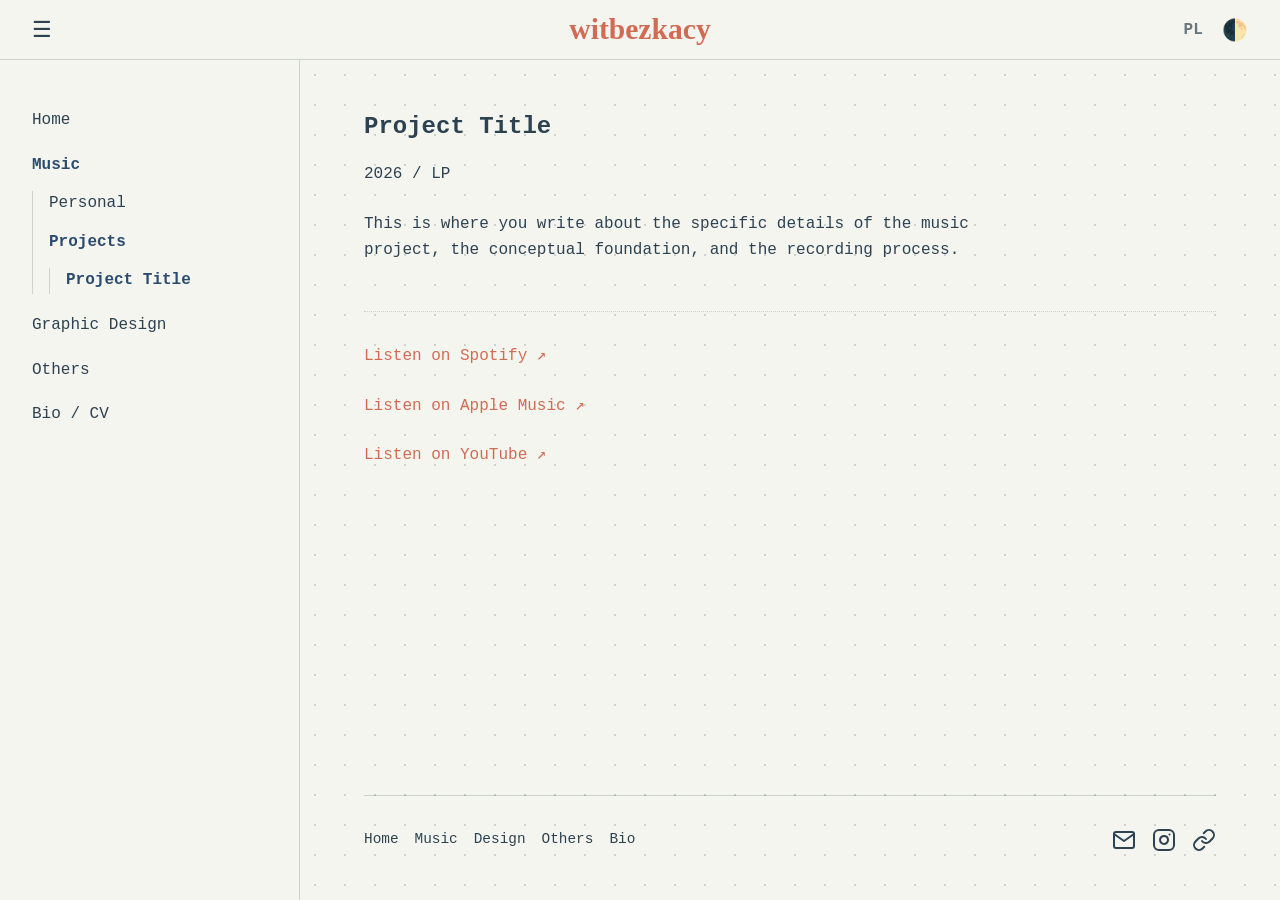
<file: project-sample.html>
<!doctype html>
<html lang="en">
  <head>
    <meta charset="UTF-8" />
    <meta name="viewport" content="width=device-width, initial-scale=1.0" />
    <title>Project Title - witbezkacy</title>
    <link rel="stylesheet" href="css/style.css" />
  </head>
  <body>
    <div class="grain-overlay"></div>
    <button id="desktop-toggle" aria-label="Open Menu">☰</button>

    <aside class="sidebar">
      <div class="sidebar-header">
        <button class="menu-btn" aria-label="Menu">☰</button>
        <h1><a href="index.html">witbezkacy</a></h1>
        <div class="header-controls">
          <button class="lang-btn">PL</button>
          <button class="theme-btn" aria-label="Toggle Dark Mode">🌓</button>
        </div>
      </div>
      <nav id="nav-links">
        <ul class="nav-tree">
          <li>
            <a href="index.html"
              ><span class="lang-en">Home</span
              ><span class="lang-pl">Strona Główna</span></a
            >
          </li>
          <li>
            <a
              href="javascript:void(0)"
              class="nav-toggle"
              data-target="music-menu"
              ><span class="lang-en">Music</span
              ><span class="lang-pl">Muzyka</span></a
            >
            <ul id="music-menu" class="tree-level-1">
              <li>
                <a href="personal.html"
                  ><span class="lang-en">Personal</span
                  ><span class="lang-pl">Osobiste</span></a
                >
              </li>
              <li>
                <a href="projects.html"
                  ><span class="lang-en">Projects</span
                  ><span class="lang-pl">Projekty</span></a
                >
                <ul class="tree-level-2">
                  <li>
                    <a href="project-sample.html" class="active"
                      >Project Title</a
                    >
                  </li>
                </ul>
              </li>
            </ul>
          </li>
          <li>
            <a href="design.html"
              ><span class="lang-en">Graphic Design</span
              ><span class="lang-pl">Projektowanie</span></a
            >
            <ul class="tree-level-1">
              <li><a href="project-design.html">Brand Identity</a></li>
            </ul>
          </li>
          <li>
            <a href="others.html"
              ><span class="lang-en">Others</span
              ><span class="lang-pl">Inne</span></a
            >
          </li>
          <li><a href="bio.html">Bio / CV</a></li>
        </ul>
      </nav>
    </aside>

    <main>
      <article class="project-content">
        <header class="project-header">
          <h2>Project Title</h2>
          <p class="meta">2026 / LP</p>
        </header>
        <div class="project-writeup">
          <p class="lang-en">
            This is where you write about the specific details of the music
            project, the conceptual foundation, and the recording process.
          </p>
          <p class="lang-pl">
            Tutaj możesz napisać o szczegółach projektu muzycznego, założeniach
            koncepcyjnych i procesie nagrywania.
          </p>
        </div>

        <div
          class="project-links"
          style="
            margin-top: 3rem;
            padding-top: 1rem;
            border-top: 1px dotted var(--border-color);
          "
        >
          <p>
            <a href="#" target="_blank"
              ><span class="lang-en">Listen on Spotify ↗</span
              ><span class="lang-pl">Słuchaj na Spotify ↗</span></a
            >
          </p>
          <p>
            <a href="#" target="_blank"
              ><span class="lang-en">Listen on Apple Music ↗</span
              ><span class="lang-pl">Słuchaj na Apple Music ↗</span></a
            >
          </p>
          <p>
            <a href="#" target="_blank"
              ><span class="lang-en">Listen on YouTube ↗</span
              ><span class="lang-pl">Słuchaj na YouTube ↗</span></a
            >
          </p>
        </div>
      </article>

      <footer>
        <div class="sitemap">
          <a href="index.html"
            ><span class="lang-en">Home</span
            ><span class="lang-pl">Strona Główna</span></a
          >
          <a href="personal.html"
            ><span class="lang-en">Music</span
            ><span class="lang-pl">Muzyka</span></a
          >
          <a href="design.html"
            ><span class="lang-en">Design</span
            ><span class="lang-pl">Projektowanie</span></a
          >
          <a href="others.html"
            ><span class="lang-en">Others</span
            ><span class="lang-pl">Inne</span></a
          >
          <a href="bio.html">Bio</a>
        </div>
        <div class="socials">
          <a href="mailto:witbezkacy@gmail.com" title="Email"
            ><svg
              width="24"
              height="24"
              fill="none"
              stroke="currentColor"
              stroke-width="2"
              stroke-linecap="round"
              stroke-linejoin="round"
            >
              <path
                d="M4 4h16c1.1 0 2 .9 2 2v12c0 1.1-.9 2-2 2H4c-1.1 0-2-.9-2-2V6c0-1.1.9-2 2-2z"
              ></path>
              <polyline points="22,6 12,13 2,6"></polyline></svg
          ></a>
          <a href="#" title="Instagram"
            ><svg
              width="24"
              height="24"
              fill="none"
              stroke="currentColor"
              stroke-width="2"
              stroke-linecap="round"
              stroke-linejoin="round"
            >
              <rect x="2" y="2" width="20" height="20" rx="5" ry="5"></rect>
              <path d="M16 11.37A4 4 0 1 1 12.63 8 4 4 0 0 1 16 11.37z"></path>
              <line x1="17.5" y1="6.5" x2="17.51" y2="6.5"></line></svg
          ></a>
          <a href="#" title="Linktree"
            ><svg
              width="24"
              height="24"
              fill="none"
              stroke="currentColor"
              stroke-width="2"
              stroke-linecap="round"
              stroke-linejoin="round"
            >
              <path
                d="M10 13a5 5 0 0 0 7.54.54l3-3a5 5 0 0 0-7.07-7.07l-1.72 1.71"
              ></path>
              <path
                d="M14 11a5 5 0 0 0-7.54-.54l-3 3a5 5 0 0 0 7.07 7.07l1.71-1.71"
              ></path></svg
          ></a>
        </div>
      </footer>
    </main>
    <script src="js/script.js"></script>
  </body>
</html>
</file>
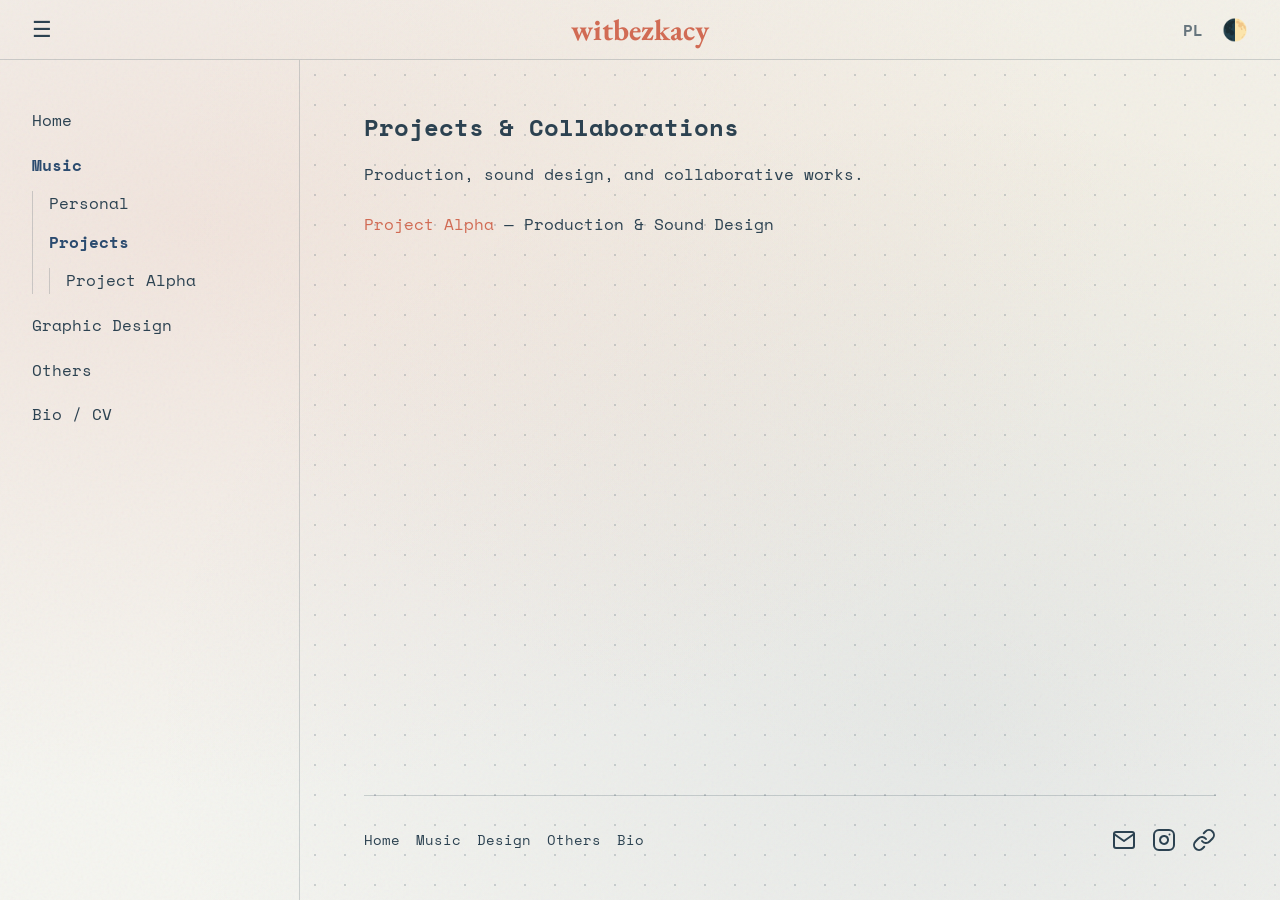
<file: projects.html>
<!doctype html>
<html lang="en">
  <head>
    <meta charset="UTF-8" />
    <meta name="viewport" content="width=device-width, initial-scale=1.0" />
    <meta
      name="description"
      content="Portfolio of witbezkacy - Musician, Writer, Producer, and Graphic Designer based in Katowice."
    />
    <meta
      name="theme-color"
      content="#F5F5F0"
      media="(prefers-color-scheme: light)"
    />
    <meta
      name="theme-color"
      content="#1a1a19"
      media="(prefers-color-scheme: dark)"
    />
    <title>Projects - witbezkacy</title>
    <link rel="preconnect" href="https://fonts.googleapis.com" />
    <link rel="preconnect" href="https://fonts.gstatic.com" crossorigin />
    <link
      href="https://fonts.googleapis.com/css2?family=EB+Garamond:ital,wght@0,400;0,700;1,400&family=Space+Mono:ital,wght@0,400;0,700;1,400;1,700&display=swap"
      rel="stylesheet"
    />
    <link rel="stylesheet" href="css/style.css" />
    <script>
      const savedTheme = localStorage.getItem("theme");
      const prefersDark = window.matchMedia(
        "(prefers-color-scheme: dark)",
      ).matches;
      if (savedTheme === "dark" || (!savedTheme && prefersDark)) {
        document.documentElement.setAttribute("data-theme", "dark");
      }
      const savedLang = localStorage.getItem("lang") || "en";
      document.documentElement.setAttribute("lang", savedLang);
    </script>
  </head>
  <body>
    <div class="grain-overlay solid-gradient"></div>
    <aside class="sidebar">
      <div class="sidebar-header solid-gradient">
        <button class="menu-btn" aria-label="Menu">☰</button>
        <h1><a href="index.html">witbezkacy</a></h1>
        <div class="header-controls">
          <button class="lang-btn">PL</button>
          <button class="theme-btn" aria-label="Toggle Dark Mode">🌓</button>
        </div>
      </div>
      <nav id="nav-links" class="solid-gradient">
        <ul class="nav-tree">
          <li>
            <a href="index.html"
              ><span class="lang-en">Home</span
              ><span class="lang-pl">Strona Główna</span></a
            >
          </li>
          <li>
            <a href="personal.html"
              ><span class="lang-en">Music</span
              ><span class="lang-pl">Muzyka</span></a
            >
            <ul id="music-menu" class="tree-level-1">
              <li>
                <a href="personal.html"
                  ><span class="lang-en">Personal</span
                  ><span class="lang-pl">Osobiste</span></a
                >
                <ul class="tree-level-2">
                  <li><a href="project-personal.html">Album Title</a></li>
                </ul>
              </li>
              <li>
                <a href="projects.html" class="active"
                  ><span class="lang-en">Projects</span
                  ><span class="lang-pl">Projekty</span></a
                >
                <ul class="tree-level-2">
                  <li><a href="project-collab.html">Project Alpha</a></li>
                </ul>
              </li>
            </ul>
          </li>
          <li>
            <a href="design.html"
              ><span class="lang-en">Graphic Design</span
              ><span class="lang-pl">Projektowanie</span></a
            >
            <ul id="design-menu" class="tree-level-1">
              <li><a href="project-design.html">Brand Identity</a></li>
            </ul>
          </li>
          <li>
            <a href="others.html"
              ><span class="lang-en">Others</span
              ><span class="lang-pl">Inne</span></a
            >
            <ul id="others-menu" class="tree-level-1">
              <li><a href="project-other.html">Sound Essay</a></li>
            </ul>
          </li>
          <li><a href="bio.html">Bio / CV</a></li>
        </ul>
      </nav>
    </aside>

    <main>
      <section id="projects">
        <h2>
          <span class="lang-en">Projects & Collaborations</span
          ><span class="lang-pl">Projekty i Współpraca</span>
        </h2>
        <p class="lang-en">
          Production, sound design, and collaborative works.
        </p>
        <p class="lang-pl">Produkcja, reżyseria dźwięku i prace zespołowe.</p>

        <ul class="text-list">
          <li>
            <a href="project-collab.html">Project Alpha</a> —
            <span class="lang-en">Production & Sound Design</span
            ><span class="lang-pl">Produkcja i Reżyseria Dźwięku</span>
          </li>
        </ul>
      </section>

      <footer>
        <div class="sitemap">
          <a href="index.html"
            ><span class="lang-en">Home</span
            ><span class="lang-pl">Strona Główna</span></a
          ><a href="personal.html"
            ><span class="lang-en">Music</span
            ><span class="lang-pl">Muzyka</span></a
          ><a href="design.html"
            ><span class="lang-en">Design</span
            ><span class="lang-pl">Projektowanie</span></a
          ><a href="others.html"
            ><span class="lang-en">Others</span
            ><span class="lang-pl">Inne</span></a
          ><a href="bio.html">Bio</a>
        </div>
        <div class="socials">
          <a href="mailto:witbezkacy@gmail.com" title="Email" aria-label="Email"
            ><svg
              width="24"
              height="24"
              fill="none"
              stroke="currentColor"
              stroke-width="2"
              stroke-linecap="round"
              stroke-linejoin="round"
            >
              <path
                d="M4 4h16c1.1 0 2 .9 2 2v12c0 1.1-.9 2-2 2H4c-1.1 0-2-.9-2-2V6c0-1.1.9-2 2-2z"
              ></path>
              <polyline points="22,6 12,13 2,6"></polyline></svg
          ></a>
          <a href="#" title="Instagram" aria-label="Instagram"
            ><svg
              width="24"
              height="24"
              fill="none"
              stroke="currentColor"
              stroke-width="2"
              stroke-linecap="round"
              stroke-linejoin="round"
            >
              <rect x="2" y="2" width="20" height="20" rx="5" ry="5"></rect>
              <path d="M16 11.37A4 4 0 1 1 12.63 8 4 4 0 0 1 16 11.37z"></path>
              <line x1="17.5" y1="6.5" x2="17.51" y2="6.5"></line></svg
          ></a>
          <a href="#" title="Linktree" aria-label="Linktree"
            ><svg
              width="24"
              height="24"
              fill="none"
              stroke="currentColor"
              stroke-width="2"
              stroke-linecap="round"
              stroke-linejoin="round"
            >
              <path
                d="M10 13a5 5 0 0 0 7.54.54l3-3a5 5 0 0 0-7.07-7.07l-1.72 1.71"
              ></path>
              <path
                d="M14 11a5 5 0 0 0-7.54-.54l-3 3a5 5 0 0 0 7.07 7.07l1.71-1.71"
              ></path></svg
          ></a>
        </div>
      </footer>
    </main>
    <script src="js/script.js"></script>
  </body>
</html>
</file>
<file: css/style.css>
:root {
  --wada-oyster: #f5f5f0;
  --wada-iron: #2c4251;
  --wada-coral: #d16b54;
  --wada-blue: #2b4b6f;

  --bg-color: var(--wada-oyster);
  --text-color: var(--wada-iron);
  --accent-color: var(--wada-coral);
  --active-color: var(--wada-blue);
  --bg-alt: #ebebe5;
  --border-color: rgba(44, 66, 81, 0.2);

  --grad-1: rgba(209, 107, 84, 0.12);
  --grad-2: rgba(43, 75, 111, 0.08);
  --grad-3: rgba(212, 163, 92, 0.08);
}

[data-theme="dark"] {
  --bg-color: #1a1a19;
  --text-color: var(--wada-oyster);
  --accent-color: #e08b76;
  --active-color: #7eacc2;
  --bg-alt: #242422;
  --border-color: rgba(245, 245, 240, 0.2);

  --grad-1: rgba(209, 107, 84, 0.06);
  --grad-2: rgba(126, 172, 194, 0.05);
  --grad-3: rgba(43, 75, 111, 0.08);
}

* {
  box-sizing: border-box;
}
html {
  scroll-behavior: smooth;
  background-color: var(--bg-color);
}

body {
  margin: 0;
  font-family: "Space Mono", "Courier New", Courier, monospace;
  background-color: transparent;
  color: var(--text-color);
  display: flex;
  min-height: 100vh;
  transition: color 0.3s ease;
  line-height: 1.6;
  font-size: 1rem;
  overflow-x: hidden;
}

/* --- THE SOLID GRADIENT MIXIN --- */
.solid-gradient {
  background-color: var(--bg-color);
  background-image:
    url("data:image/svg+xml,%3Csvg viewBox='0 0 256 256' xmlns='http://www.w3.org/2000/svg'%3E%3Cfilter id='noise'%3E%3CfeTurbulence type='fractalNoise' baseFrequency='1.2' numOctaves='3' stitchTiles='stitch'/%3E%3C/filter%3E%3Crect width='100%25' height='100%25' filter='url(%23noise)' opacity='0.05'/%3E%3C/svg%3E"),
    radial-gradient(ellipse at 15% 25%, var(--grad-1) 0%, transparent 60%),
    radial-gradient(ellipse at 75% 80%, var(--grad-2) 0%, transparent 60%),
    radial-gradient(ellipse at 85% 20%, var(--grad-3) 0%, transparent 60%);
  background-attachment: fixed;
  transition: background-color 0.3s ease;
}

[data-theme="dark"] .solid-gradient {
  background-image:
    url("data:image/svg+xml,%3Csvg viewBox='0 0 256 256' xmlns='http://www.w3.org/2000/svg'%3E%3Cfilter id='noise'%3E%3CfeTurbulence type='fractalNoise' baseFrequency='1.2' numOctaves='3' stitchTiles='stitch'/%3E%3C/filter%3E%3Crect width='100%25' height='100%25' filter='url(%23noise)' opacity='0.03'/%3E%3C/svg%3E"),
    radial-gradient(ellipse at 15% 25%, var(--grad-1) 0%, transparent 60%),
    radial-gradient(ellipse at 75% 80%, var(--grad-2) 0%, transparent 60%),
    radial-gradient(ellipse at 85% 20%, var(--grad-3) 0%, transparent 60%);
}

/* Base Viewport Background */
.grain-overlay {
  position: fixed;
  top: 0;
  left: 0;
  right: 0;
  height: 120vh;
  z-index: -3;
  pointer-events: none;
}

/* The Dot Layer */
.grain-overlay::after {
  content: "";
  position: absolute;
  top: 60px;
  left: 300px;
  right: 0;
  bottom: 0;
  background-image: radial-gradient(var(--border-color) 1px, transparent 1px);
  background-size: 30px 30px;
  z-index: -2;
  transition: left 0.3s ease;
}

html[lang="pl"] .lang-en {
  display: none !important;
}
html[lang="en"] .lang-pl {
  display: none !important;
}

h1,
h2,
h3 {
  margin-top: 0;
  font-weight: 700;
  margin-bottom: 1rem;
}

a {
  color: var(--accent-color);
  text-decoration: none;
  transition:
    color 0.2s,
    opacity 0.2s;
}
a:hover {
  opacity: 0.7;
}
p {
  max-width: 65ch;
  margin-bottom: 1.5rem;
}

#desktop-toggle {
  display: none !important;
}

/* --- UNIFIED HEADER (PC & Mobile) --- */
.sidebar {
  display: contents;
}

.sidebar-header {
  position: fixed;
  top: 0;
  left: 0;
  right: 0;
  height: 60px;
  display: grid;
  grid-template-columns: 1fr auto 1fr;
  align-items: center;
  padding: 0 2rem;
  border-bottom: 1px solid var(--border-color);
  z-index: 101;
}

.sidebar-header h1 {
  font-family: "EB Garamond", Georgia, serif;
  font-weight: 700;
  font-size: 1.85rem;
  margin: 0;
  justify-self: center;
  white-space: nowrap;
}
.sidebar-header h1 a {
  color: var(--accent-color);
}

.menu-btn {
  justify-self: start;
  background: none;
  border: none;
  font-size: 1.4rem;
  color: var(--text-color);
  cursor: pointer;
  padding: 0;
}
.header-controls {
  justify-self: end;
  display: flex;
  align-items: center;
  gap: 1.2rem;
}
.theme-btn {
  background: none;
  border: none;
  font-size: 1.3rem;
  color: var(--text-color);
  cursor: pointer;
  padding: 0;
}
.lang-btn {
  background: none;
  border: none;
  font-size: 1rem;
  color: var(--text-color);
  cursor: pointer;
  padding: 0;
  font-family: inherit;
  font-weight: 700;
  opacity: 0.7;
  transition: opacity 0.2s;
}
.lang-btn:hover {
  opacity: 1;
}

/* --- UNIFIED SIDEBAR NAV (PC & Mobile) --- */
#nav-links {
  position: fixed;
  top: 60px;
  left: 0;
  bottom: 0;
  width: 300px;
  padding: 3rem 2rem;
  border-right: 1px solid var(--border-color);
  overflow-y: auto;
  z-index: 100;
  transition: transform 0.3s ease;
}
body.sidebar-collapsed #nav-links {
  transform: translateX(-100%);
}

.nav-tree {
  list-style: none;
  padding: 0;
  margin: 0;
  font-size: 1rem;
}
.nav-tree > li {
  margin-bottom: 1.2rem;
}
.nav-tree a {
  color: var(--text-color);
  text-decoration: none;
  display: block;
}
.nav-tree a:hover,
.nav-tree a.active,
.nav-tree a.expanded-parent {
  color: var(--active-color);
  opacity: 1;
}
.nav-tree a.active,
.nav-tree a.expanded-parent {
  font-weight: 700;
}

.tree-level-1 {
  list-style: none;
  padding-left: 1rem;
  margin-top: 0.8rem;
  border-left: 1px solid var(--border-color);
  display: none;
}
.tree-level-1 > li {
  margin-bottom: 0.8rem;
}
.tree-level-1 > li:last-child {
  margin-bottom: 0;
}
.tree-level-2 {
  list-style: none;
  padding-left: 1rem;
  margin-top: 0.8rem;
  border-left: 1px solid var(--border-color);
  display: none;
}
.tree-level-2 > li {
  margin-bottom: 0.5rem;
  display: flex;
  align-items: center;
}

.tree-level-1.open,
.tree-level-2.open {
  display: block;
}

/* --- MAIN CONTENT --- */
main {
  margin-top: 60px;
  margin-left: 300px;
  padding: 3rem 4rem;
  flex: 1;
  max-width: 1000px;
  display: flex;
  flex-direction: column;
  min-height: calc(100vh - 60px);
  transition: margin-left 0.3s ease;
}
body.sidebar-collapsed main {
  margin-left: 0;
}
body.sidebar-collapsed .grain-overlay::after {
  left: 0;
}

section,
article {
  flex: 1;
  margin-bottom: 4rem;
}

/* Profile Section & Images */
.profile-section {
  display: flex;
  gap: 2.5rem;
  align-items: flex-start;
  margin-bottom: 3rem;
  margin-top: 0;
}
.profile-photo {
  width: 160px;
  height: 160px;
  border-radius: 4px;
  object-fit: cover;
  border: 1px solid var(--border-color);
  flex-shrink: 0;
  cursor: zoom-in;
}

/* PC Grids */
.grid {
  display: grid;
  grid-template-columns: repeat(4, 1fr);
  gap: 1.5rem;
}
.grid-item {
  display: block;
  color: var(--text-color);
}
.grid-image {
  width: 100%;
  aspect-ratio: 1;
  background-size: cover;
  background-position: center;
  border: 1px solid var(--border-color);
  transition: filter 0.3s;
}
.grid-item:hover .grid-image {
  filter: brightness(0.85);
}
.grid-title {
  margin-top: 0.5rem;
  font-size: 0.95rem;
  text-align: left;
}
.grid-meta {
  font-size: 0.8rem;
  opacity: 0.6;
}

/* Facebook Event Grid */
.event-bg-grid {
  display: grid;
  grid-template-columns: repeat(2, 1fr);
  gap: 2.5rem;
  margin-top: 3rem;
}
.event-bg-grid img {
  width: 100%;
  height: auto;
  display: block;
  border: 1px solid var(--border-color);
  border-radius: 4px;
  box-shadow: 0 4px 20px rgba(0, 0, 0, 0.06);
  transition:
    transform 0.4s ease,
    box-shadow 0.4s ease;
  cursor: zoom-in;
}
.event-bg-grid img:hover {
  transform: translateY(-4px);
  box-shadow: 0 12px 30px rgba(0, 0, 0, 0.12);
}
[data-theme="dark"] .event-bg-grid img {
  box-shadow: 0 4px 20px rgba(0, 0, 0, 0.3);
}
[data-theme="dark"] .event-bg-grid img:hover {
  box-shadow: 0 12px 30px rgba(0, 0, 0, 0.5);
}
.event-bg-grid img:nth-child(3n + 1) {
  grid-column: 1 / -1;
}

.design-image-grid {
  display: grid;
  grid-template-columns: repeat(2, 1fr);
  gap: 1.5rem;
  margin-top: 3rem;
}
.design-image-grid img {
  width: 100%;
  height: auto;
  display: block;
  border: 1px solid var(--border-color);
  cursor: zoom-in;
}
.design-image-grid img:first-child,
.design-image-grid img:last-child {
  grid-column: 1 / -1;
}

/* Tables & Lists */
.table-container {
  width: 100%;
  max-width: 100vw;
  overflow-x: auto;
  -webkit-overflow-scrolling: touch;
}
table {
  width: 100%;
  min-width: 600px;
  border-collapse: collapse;
  text-align: left;
  margin-bottom: 1.5rem;
}
th,
td {
  padding: 0.75rem 1rem;
  border-bottom: 1px solid var(--border-color);
  white-space: nowrap;
}
th {
  font-weight: 700;
  font-size: 0.9rem;
  text-transform: uppercase;
  letter-spacing: 0.05em;
  opacity: 0.7;
}
.text-list {
  list-style: none;
  padding: 0;
}
.text-list li {
  margin-bottom: 0.5rem;
}

.cv-grid {
  display: grid;
  grid-template-columns: 180px 1fr;
  gap: 1rem;
  border-top: 1px solid var(--border-color);
  padding-top: 1rem;
}
.cv-year {
  opacity: 0.7;
}

/* Fixed Footer */
footer {
  margin-top: auto;
  padding-top: 2rem;
  border-top: 1px solid var(--border-color);
  display: flex;
  justify-content: space-between;
  align-items: center;
  font-size: 0.9rem;
}
.sitemap {
  display: flex;
  flex-wrap: wrap;
  gap: 1rem;
}
.sitemap a {
  color: var(--text-color);
}
.socials {
  display: flex;
  gap: 1rem;
}
.socials a {
  color: var(--text-color);
  display: inline-flex;
  width: 24px;
  height: 24px;
}
.socials a svg {
  width: 100%;
  height: 100%;
  display: block;
}
.socials a:hover {
  color: var(--accent-color);
}

/* --- LIGHTBOX MODAL --- */
.lightbox {
  position: fixed;
  top: 0;
  left: 0;
  width: 100vw;
  height: 100vh;
  background: rgba(15, 15, 14, 0.85);
  backdrop-filter: blur(8px);
  -webkit-backdrop-filter: blur(8px);
  z-index: 9999;
  display: flex;
  justify-content: center;
  align-items: center;
  opacity: 0;
  pointer-events: none;
  transition: opacity 0.3s ease;
  cursor: zoom-out;
}
.lightbox.active {
  opacity: 1;
  pointer-events: auto;
}
.lightbox img {
  max-width: 90vw;
  max-height: 90vh;
  object-fit: contain;
  border-radius: 4px;
  box-shadow: 0 10px 40px rgba(0, 0, 0, 0.5);
  transform: scale(0.95);
  transition: transform 0.3s ease;
}
.lightbox.active img {
  transform: scale(1);
}

/* --- STRICT MOBILE LAYOUT --- */
@media (max-width: 768px) {
  .sidebar-header {
    padding: 0 1.5rem;
  }
  .grain-overlay::after {
    left: 0;
  }

  #nav-links {
    width: 280px;
    transform: translateX(-100%);
    padding: 3rem 1.5rem;
  }
  #nav-links.active {
    transform: translateX(0);
  }

  main {
    margin-left: 0;
    padding: 3rem 1.5rem 2rem 1.5rem;
  }
  body.sidebar-collapsed main {
    margin-left: 0;
    padding-left: 1.5rem;
  }

  .profile-section {
    display: block;
    margin-bottom: 2rem;
  }
  .profile-photo {
    float: left;
    margin: 0 1.2rem 0.5rem 0;
    width: 120px;
    height: 120px;
  }
  .profile-section::after {
    content: "";
    display: table;
    clear: both;
  }

  .grid {
    grid-template-columns: repeat(2, 1fr);
  }
  .event-bg-grid {
    grid-template-columns: 1fr;
    gap: 1.5rem;
  }
  .event-bg-grid img:nth-child(3n + 1) {
    grid-column: auto;
  }

  .event-bg-grid img:hover {
    transform: none;
    box-shadow: 0 4px 20px rgba(0, 0, 0, 0.06);
  }
  [data-theme="dark"] .event-bg-grid img:hover {
    box-shadow: 0 4px 20px rgba(0, 0, 0, 0.3);
  }

  table,
  thead,
  tbody,
  th,
  td,
  tr {
    display: block;
    width: 100%;
    min-width: auto;
  }
  thead {
    display: none;
  }
  tr {
    margin-bottom: 1.5rem;
    border: 1px solid var(--border-color);
    border-bottom: none;
    border-radius: 4px;
    overflow: hidden;
  }
  td {
    padding: 0.75rem 1rem;
    border-bottom: 1px solid var(--border-color);
    display: flex;
    justify-content: space-between;
    align-items: center;
    white-space: normal;
    text-align: right;
  }
  td::before {
    content: attr(data-label-en);
    font-weight: 700;
    opacity: 0.7;
    font-size: 0.85rem;
    text-transform: uppercase;
    text-align: left;
    margin-right: 1rem;
  }
  html[lang="pl"] td::before {
    content: attr(data-label-pl);
  }

  footer {
    flex-direction: column;
    justify-content: center;
    text-align: center;
    gap: 2rem;
  }
  .sitemap {
    justify-content: center;
  }
  .socials {
    justify-content: center;
    width: 100%;
  }
}
</file>
